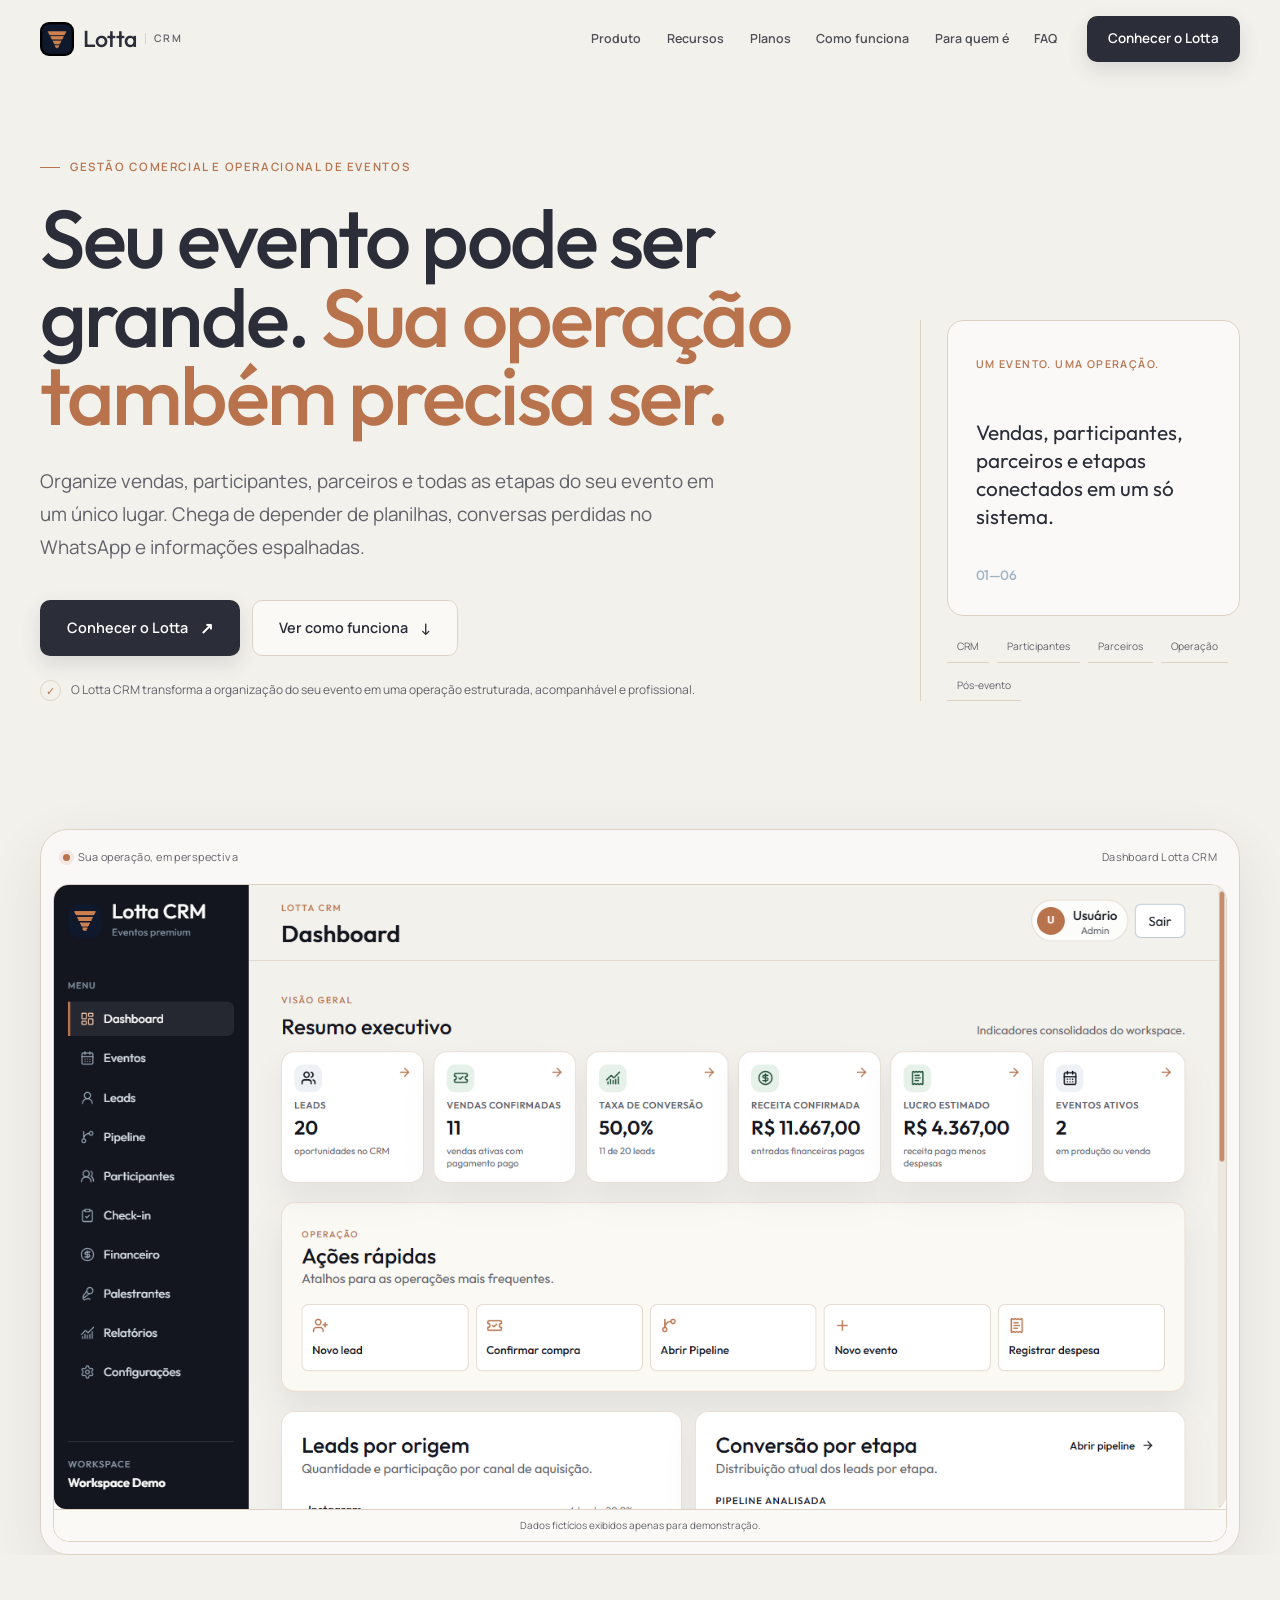
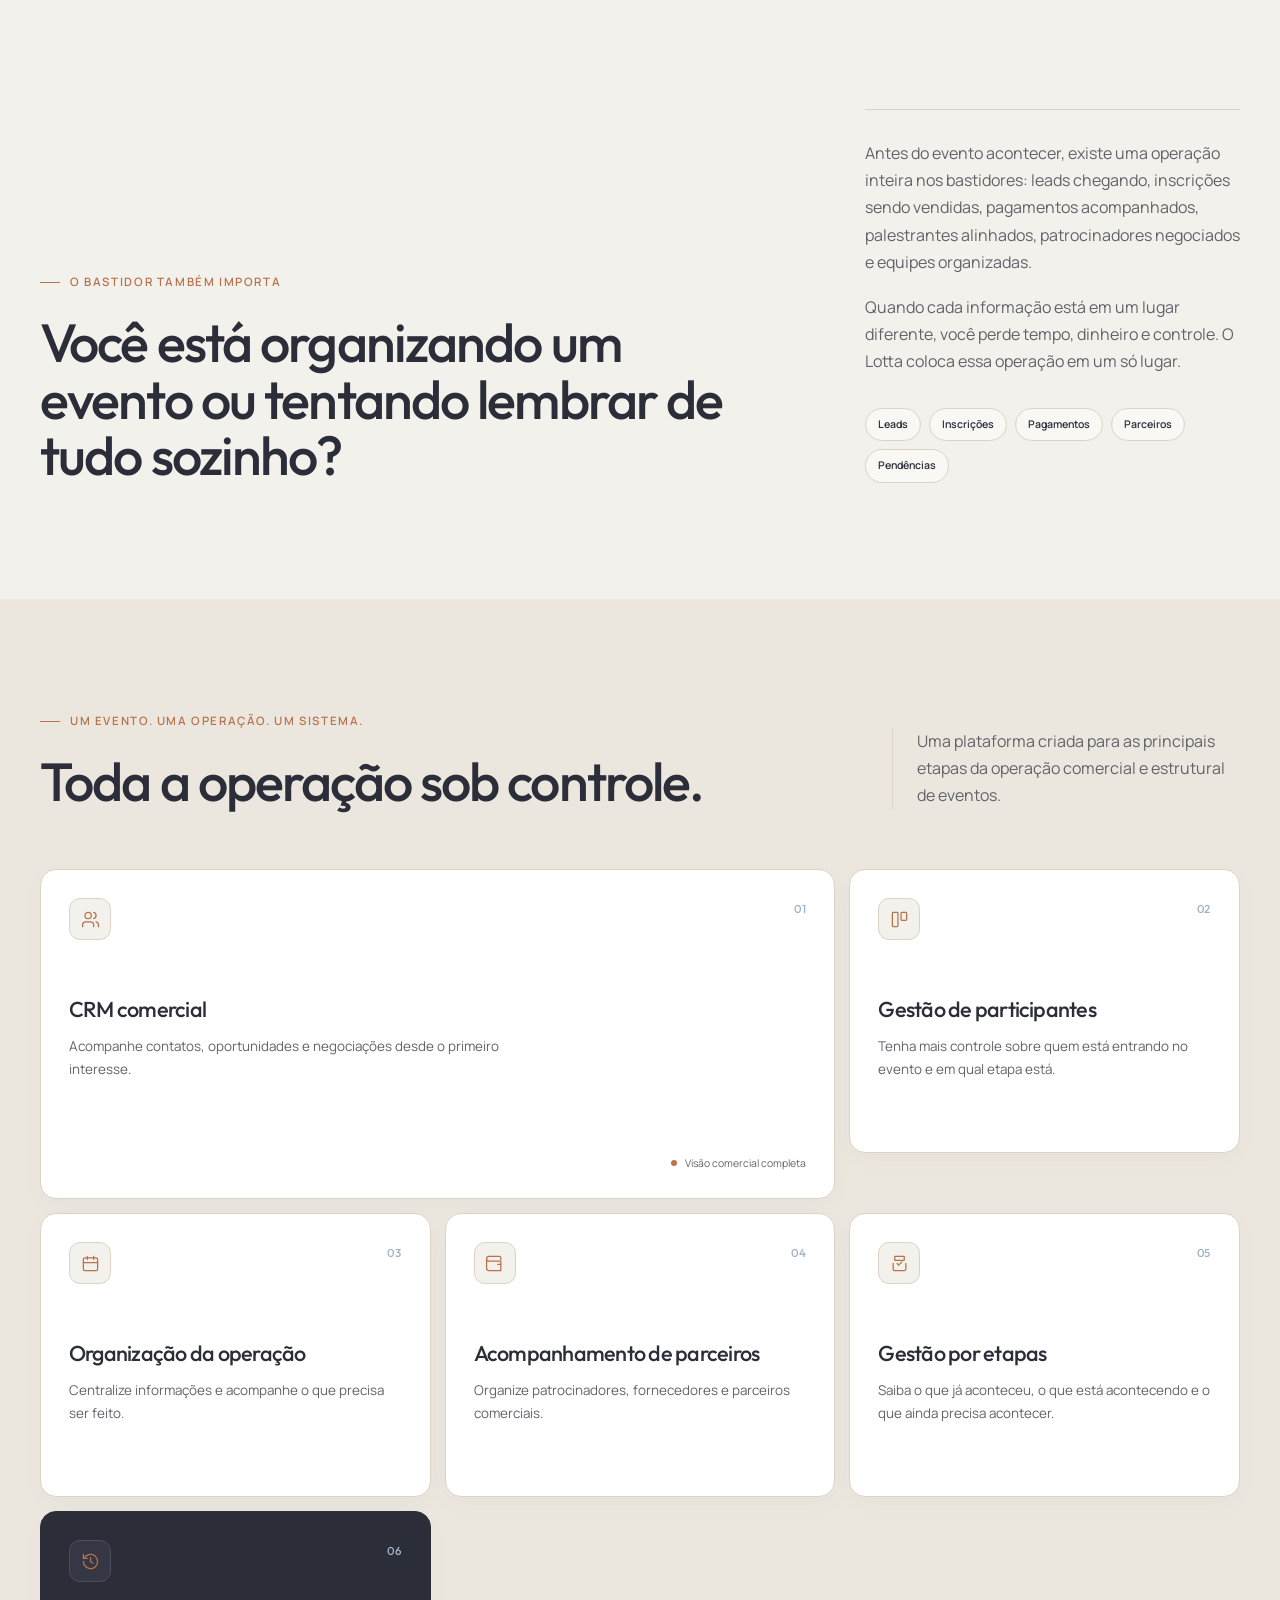
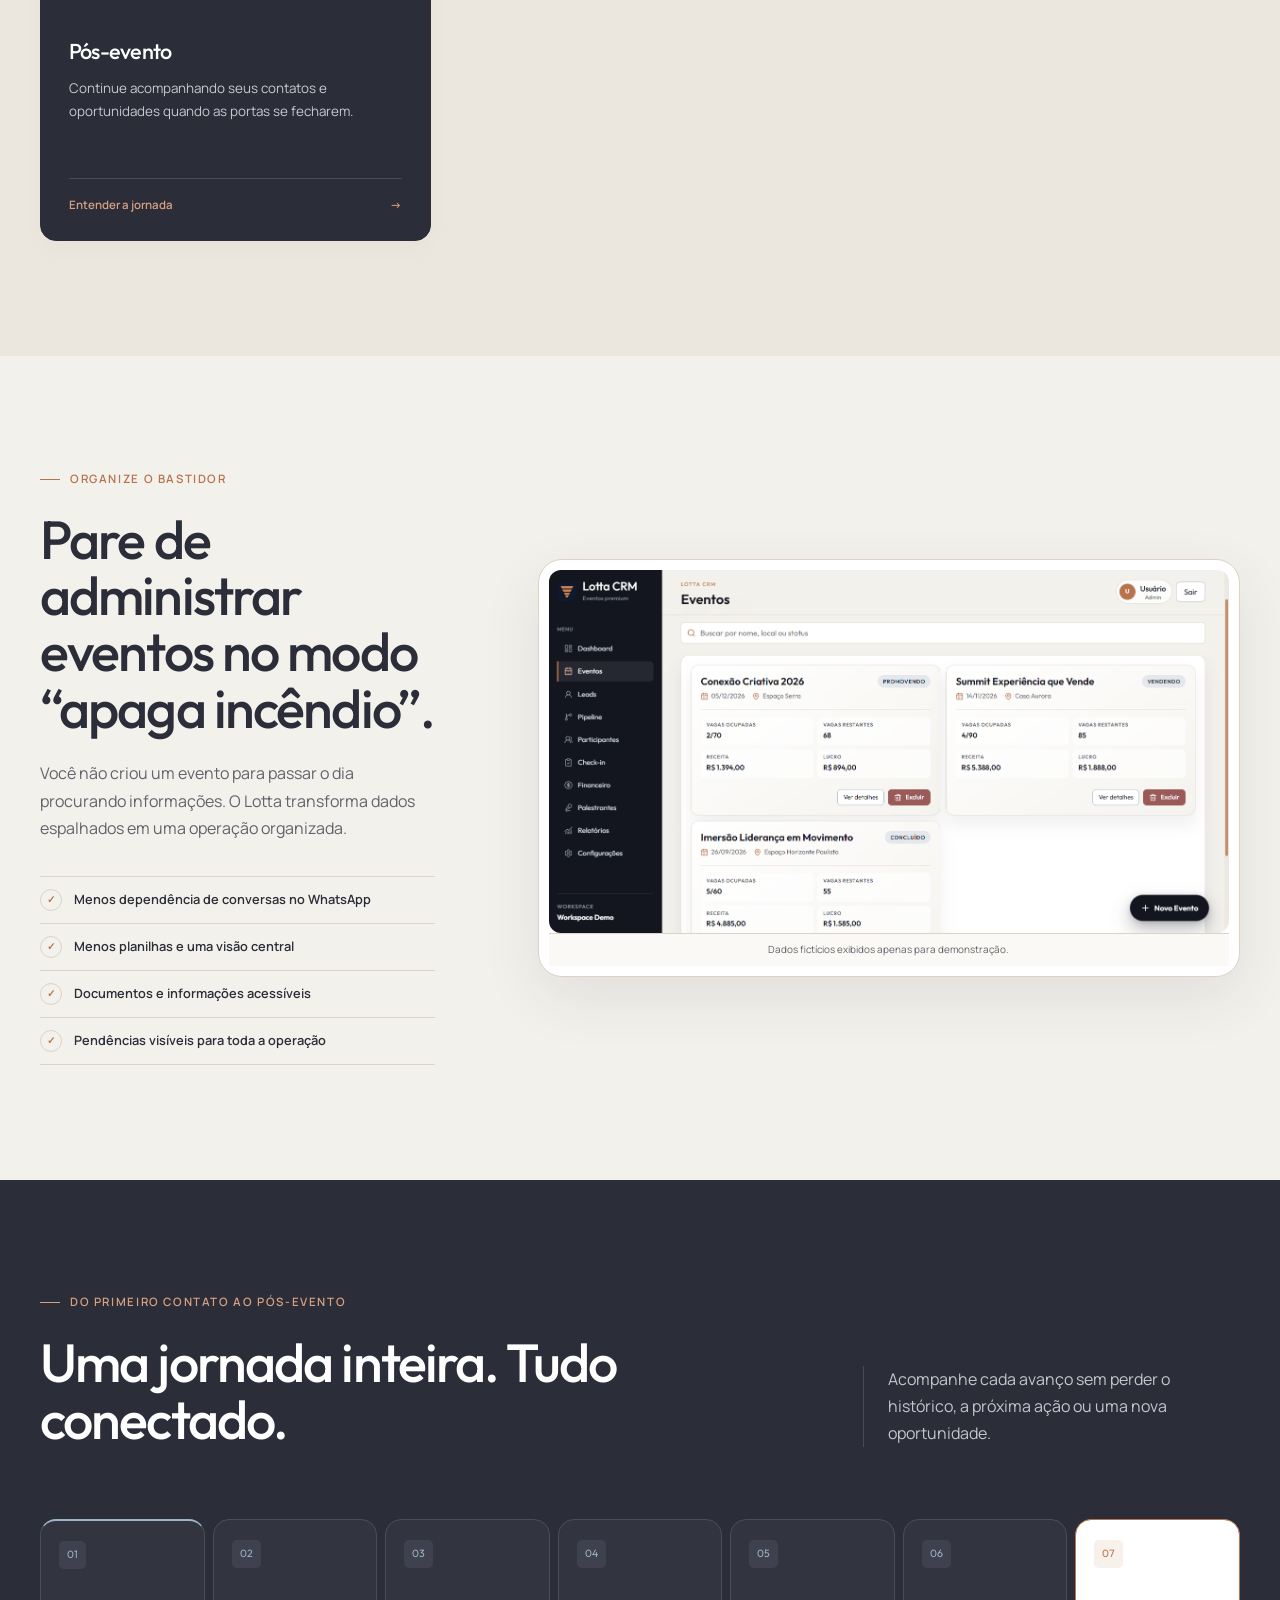
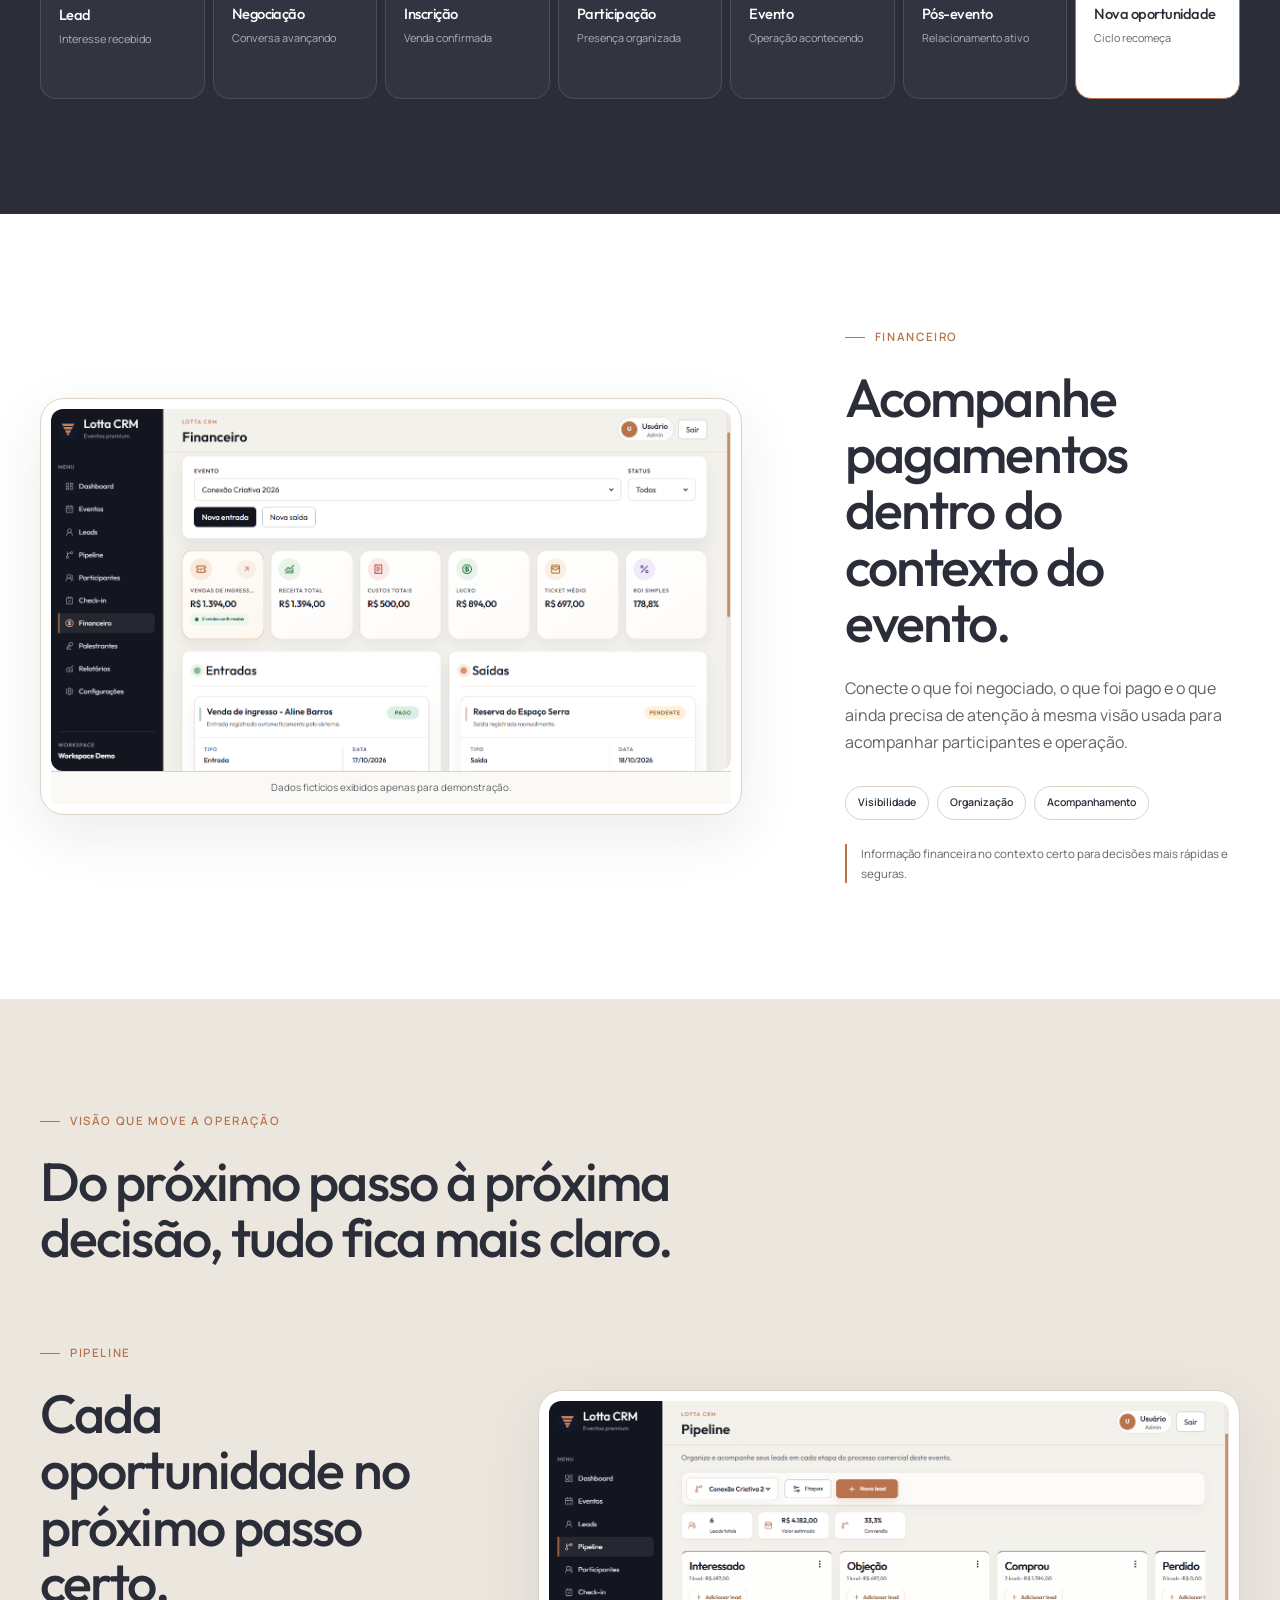
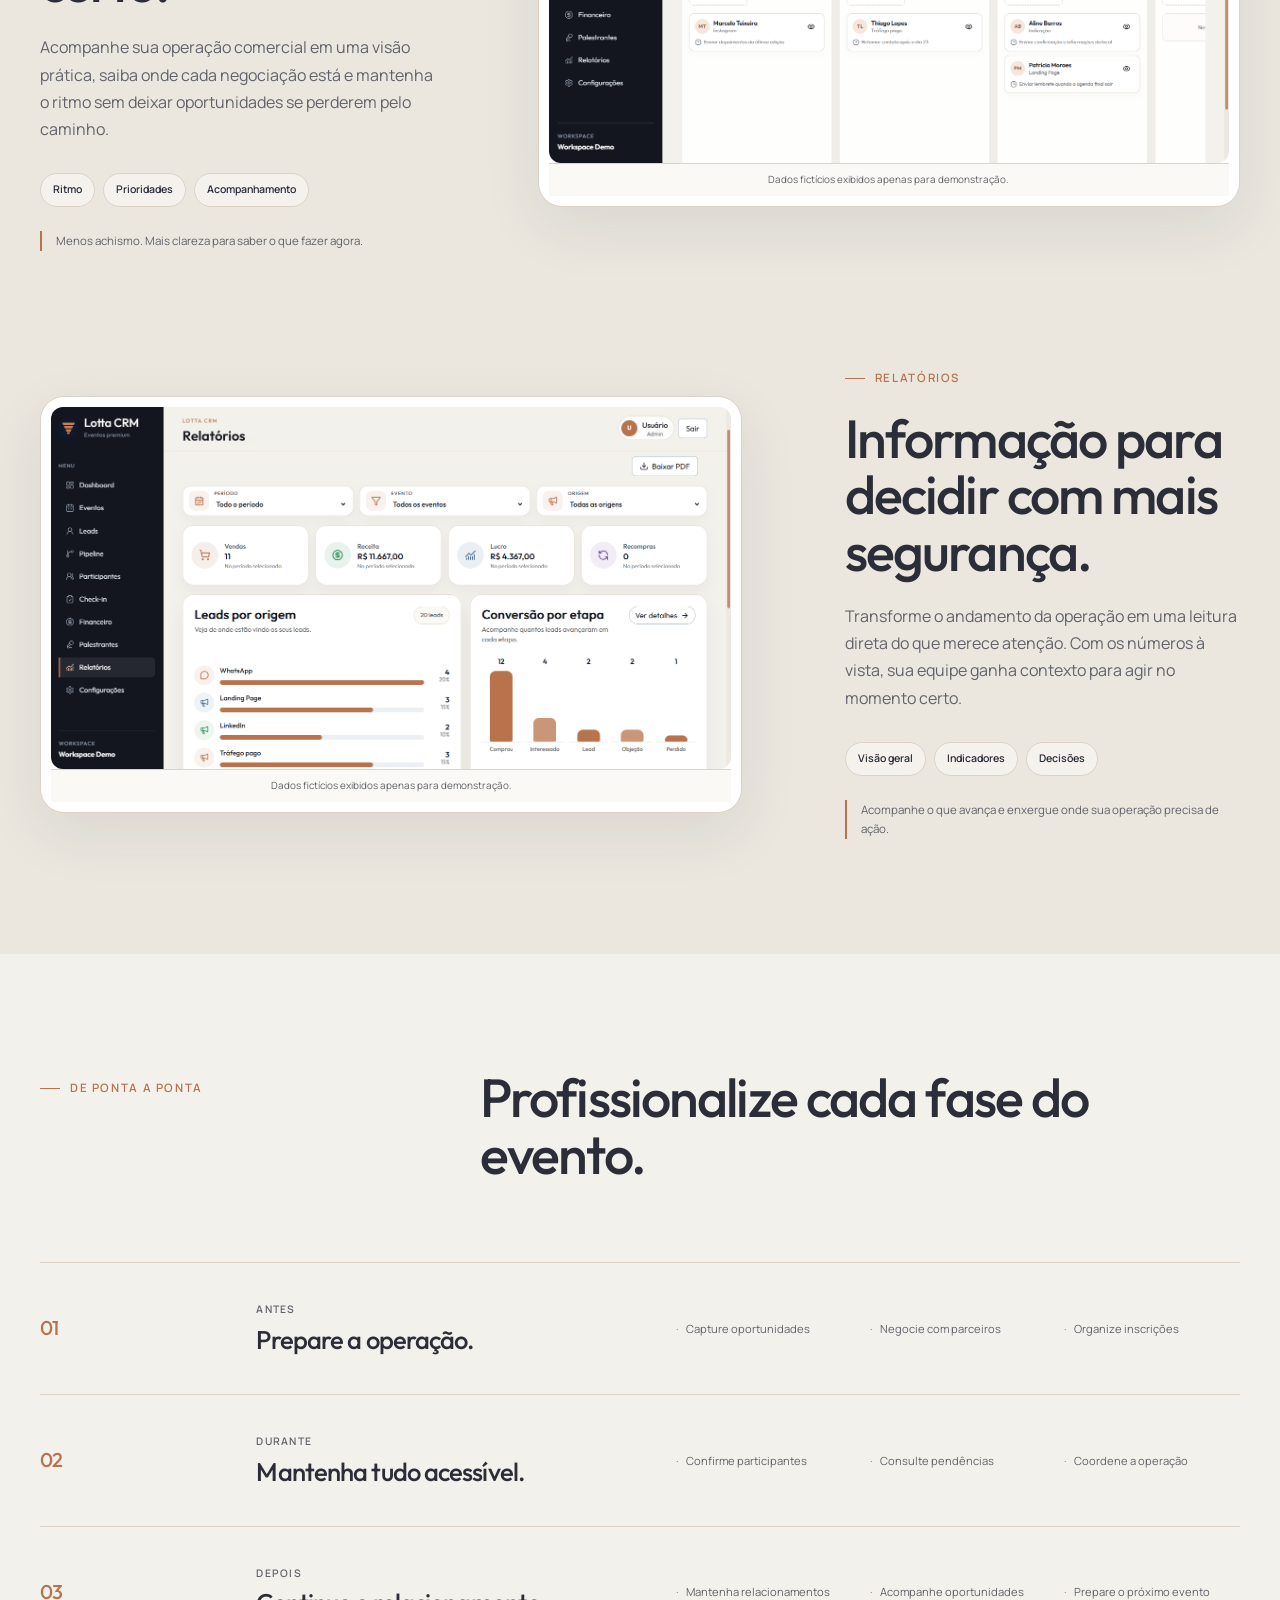
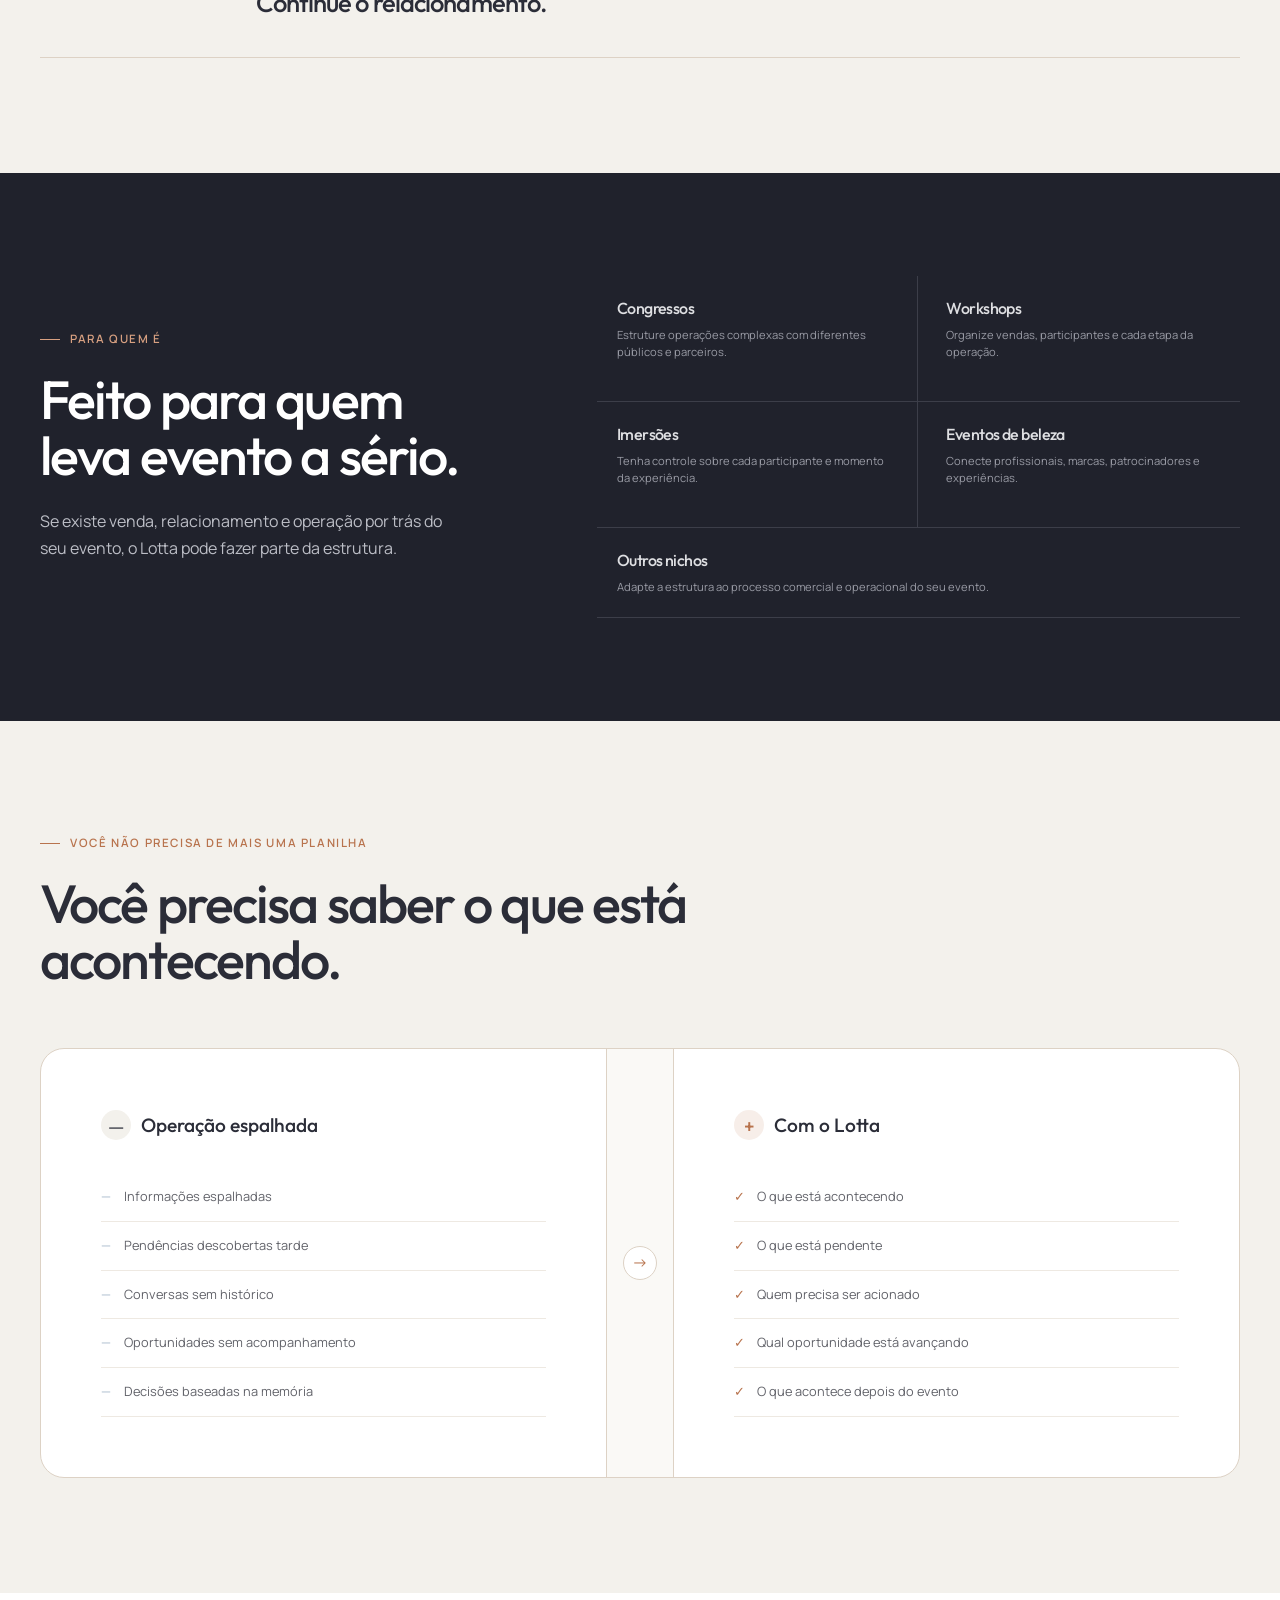
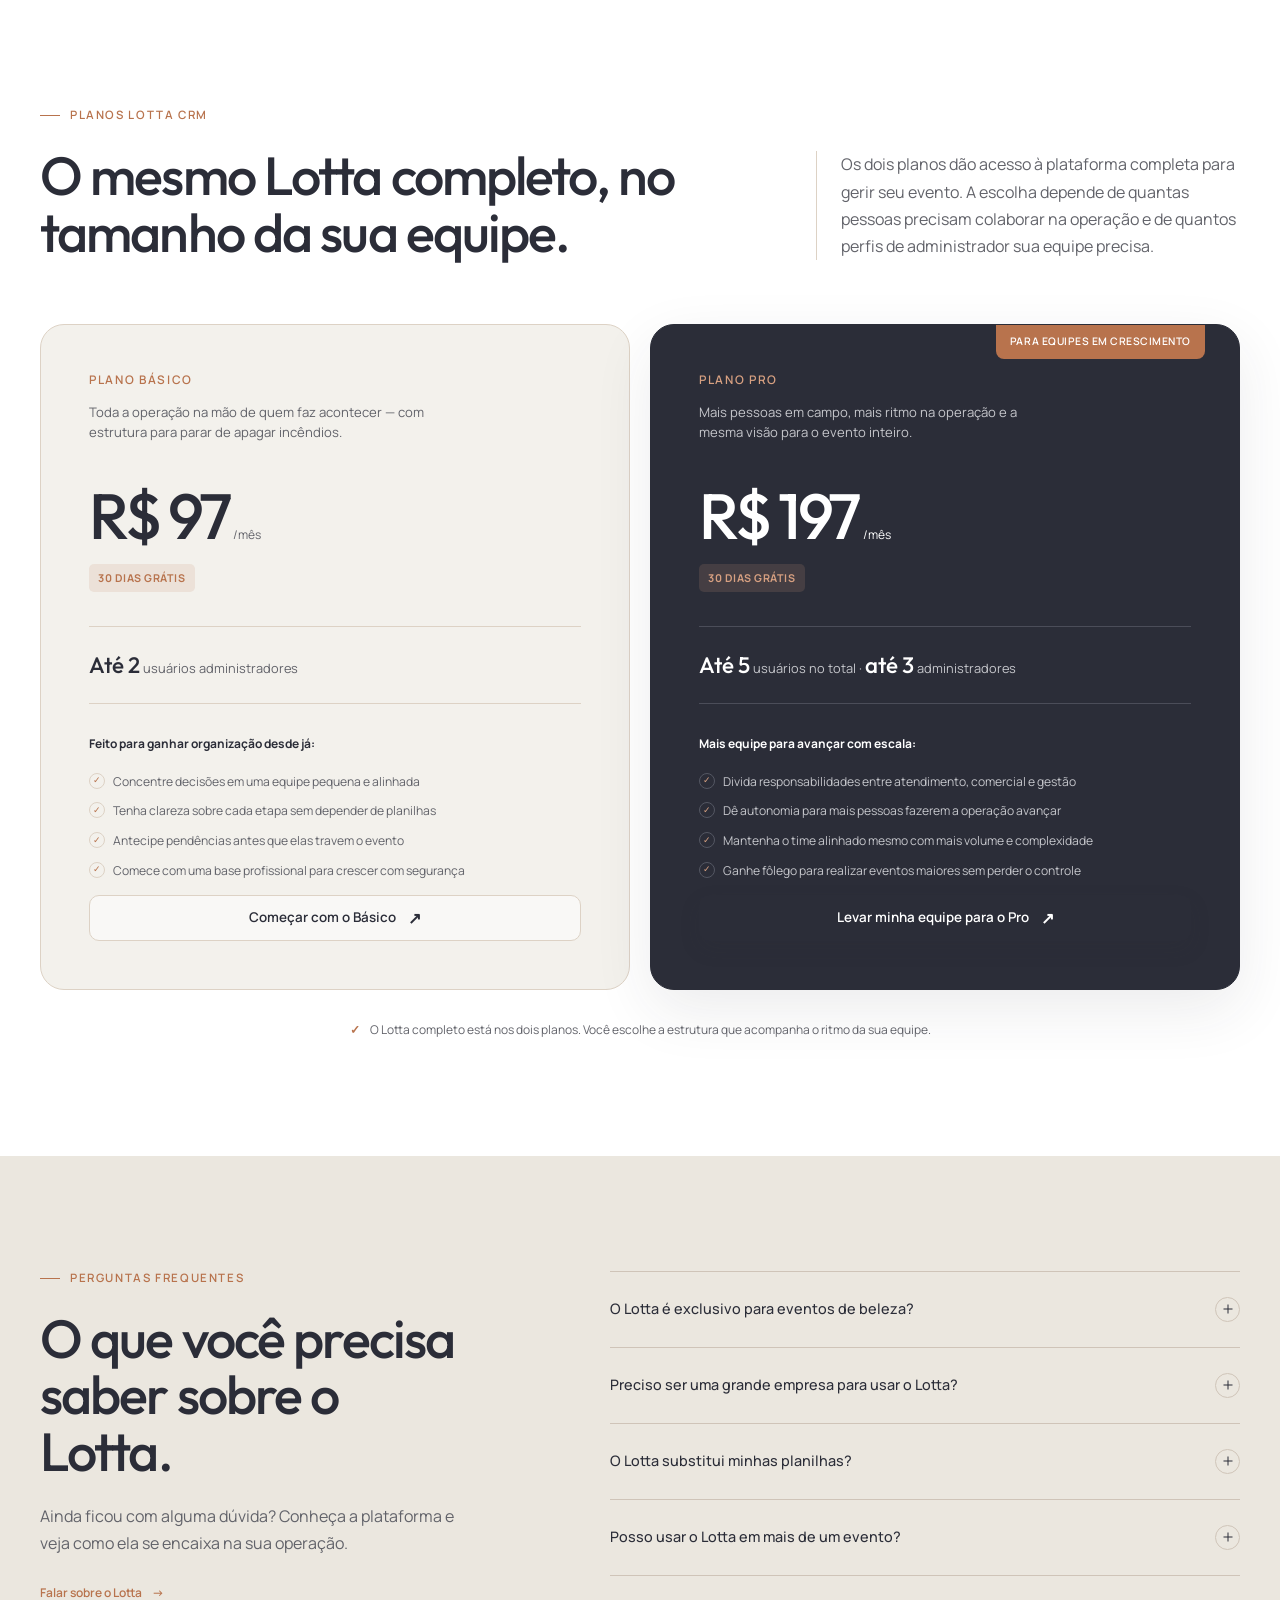
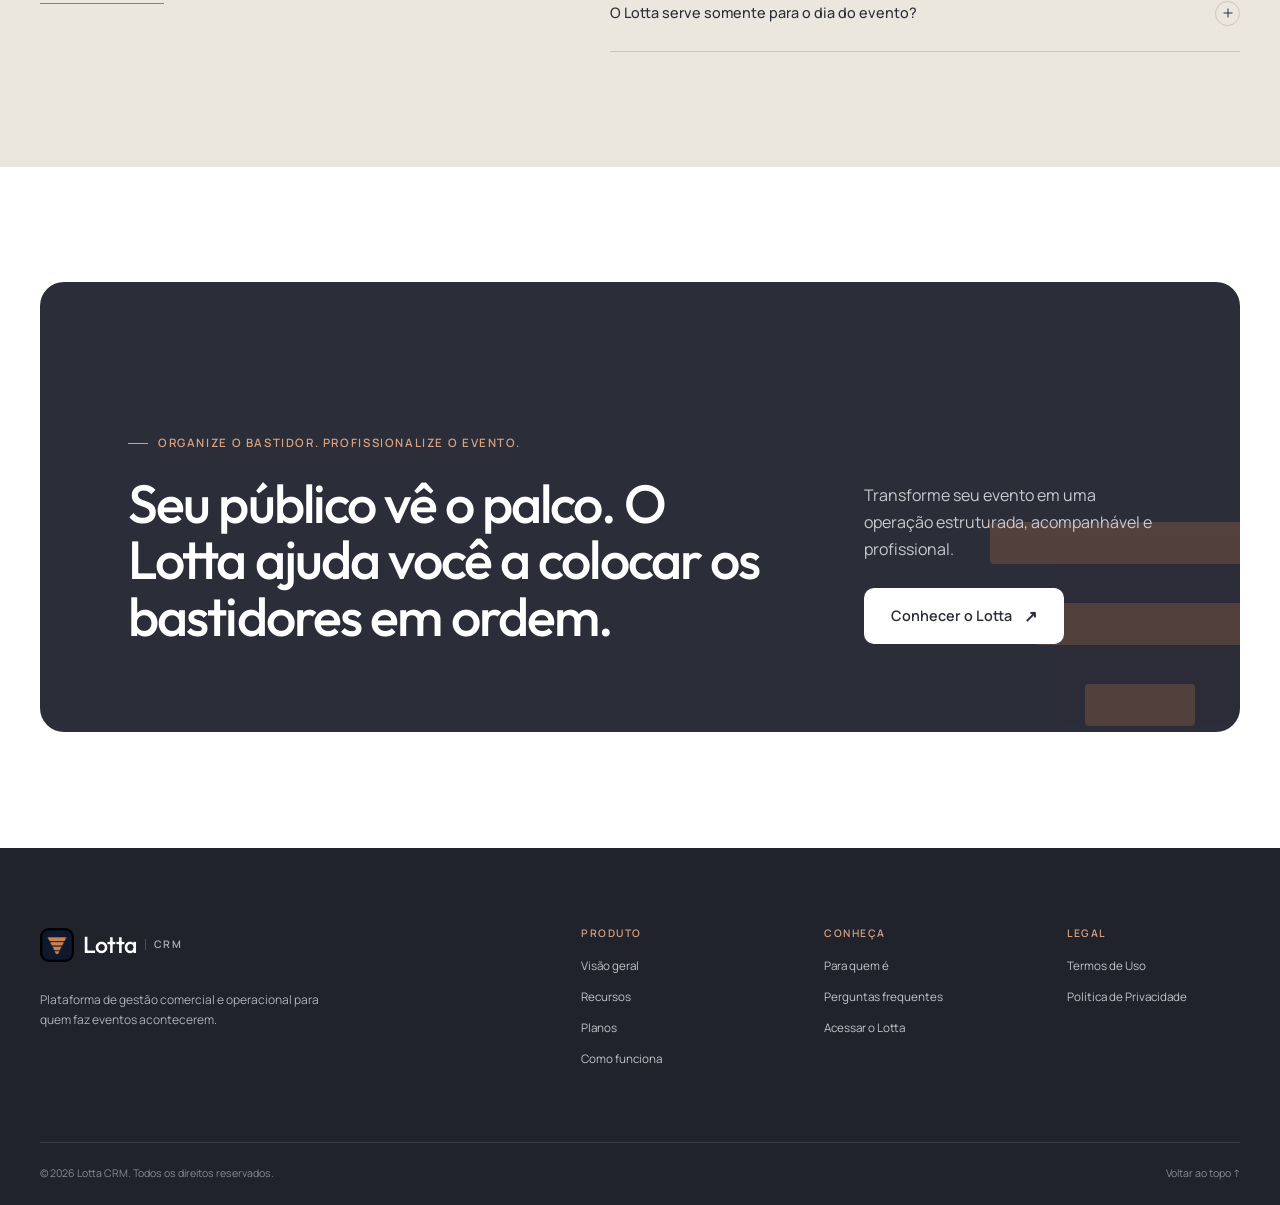
<file: index.html>
<!doctype html>
<html lang="pt-BR">
  <head>
    <meta charset="UTF-8" />
    <meta name="viewport" content="width=device-width, initial-scale=1.0" />
    <title>Lotta CRM | Plataforma de gestão comercial e operacional de eventos</title>
    <meta
      name="description"
      content="Organize vendas, participantes, parceiros e todas as etapas do seu evento em uma única plataforma de gestão comercial e operacional."
    />
    <meta name="theme-color" content="#2B2D38" />
    <meta property="og:type" content="website" />
    <meta property="og:title" content="Lotta CRM | Gestão comercial e operacional de eventos" />
    <meta
      property="og:description"
      content="Seu evento pode ser grande. Sua operação também precisa ser. Conheça o Lotta."
    />
    <meta property="og:url" content="https://lottacrm.com.br/" />
    <meta property="og:image" content="https://lottacrm.com.br/icons/favicon-e-iconPrincipal.png" />
    <link rel="canonical" href="https://lottacrm.com.br/" />
    <link rel="icon" type="image/png" sizes="32x32" href="icons/favicon-32x32.png" />
    <link rel="icon" type="image/png" sizes="16x16" href="icons/favicon-16x16.png" />
    <link rel="apple-touch-icon" href="icons/apple-touch-icon.png" />
    <link rel="preconnect" href="https://fonts.googleapis.com" />
    <link rel="preconnect" href="https://fonts.gstatic.com" crossorigin />
    <link
      href="https://fonts.googleapis.com/css2?family=Manrope:wght@400;500;600&amp;family=Outfit:wght@400;500;600&amp;display=swap"
      rel="stylesheet"
    />
    <link rel="stylesheet" href="css/style.css" />
    <script src="js/main.js" defer></script>
  </head>
  <body>
    <a class="skip-link" href="#conteudo">Pular para o conteúdo</a>

    <header class="site-header" id="inicio">
      <div class="container header-inner">
        <a class="brand" href="#inicio" aria-label="Lotta CRM — início">
          <img src="icons/apple-touch-icon.png" alt="" width="40" height="40" />
          <span class="brand-name">Lotta</span>
          <span class="brand-product">CRM</span>
        </a>

        <button
          class="menu-toggle"
          type="button"
          aria-expanded="false"
          aria-controls="primary-navigation"
          aria-label="Abrir menu"
        >
          <span></span><span></span><span></span>
        </button>

        <nav class="primary-nav" id="primary-navigation" aria-label="Navegação principal">
          <a href="#produto">Produto</a>
          <a href="#recursos">Recursos</a>
          <a href="#planos">Planos</a>
          <a href="#como-funciona">Como funciona</a>
          <a href="#para-quem">Para quem é</a>
          <a href="#faq">FAQ</a>
          <a class="btn btn-primary nav-cta" href="https://app.lottacrm.com.br/" data-primary-cta>Conhecer o Lotta</a>
        </nav>
      </div>
    </header>

    <main id="conteudo">
      <section class="hero section" aria-labelledby="hero-title">
        <div class="container hero-grid">
          <div class="hero-copy reveal">
            <p class="eyebrow"><span></span>Gestão comercial e operacional de eventos</p>
            <h1 id="hero-title">Seu evento pode ser grande. <em>Sua operação também precisa ser.</em></h1>
            <p class="hero-lead">
              Organize vendas, participantes, parceiros e todas as etapas do seu evento em um único lugar. Chega de
              depender de planilhas, conversas perdidas no WhatsApp e informações espalhadas.
            </p>
            <div class="hero-actions">
              <a class="btn btn-primary btn-lg" href="https://app.lottacrm.com.br/" data-primary-cta>Conhecer o Lotta <span aria-hidden="true">↗</span></a>
              <a class="btn btn-secondary btn-lg" href="#como-funciona">Ver como funciona <span aria-hidden="true">↓</span></a>
            </div>
            <p class="trust-line">
              <span class="trust-mark" aria-hidden="true">✓</span>
              O Lotta CRM transforma a organização do seu evento em uma operação estruturada, acompanhável e profissional.
            </p>
          </div>

          <div class="hero-aside reveal" aria-label="O Lotta reúne toda a operação do evento">
            <div class="orbit-card orbit-card-main">
              <span class="card-kicker">Um evento. Uma operação.</span>
              <p>Vendas, participantes, parceiros e etapas conectados em um só sistema.</p>
              <div class="orbit-index">01—06</div>
            </div>
            <div class="orbit-list" aria-hidden="true">
              <span>CRM</span><span>Participantes</span><span>Parceiros</span><span>Operação</span><span>Pós-evento</span>
            </div>
          </div>
        </div>

        <div class="container product-stage reveal">
          <div class="stage-caption">
            <p><span class="status-dot"></span> Sua operação, em perspectiva</p>
            <span>Dashboard Lotta CRM</span>
          </div>
          <figure class="product-frame product-frame-dashboard has-image" data-product-image>
            <img
              src="assets/screenshots/dashboard.png"
              alt="Dashboard do Lotta CRM com a visão geral da operação de eventos"
              width="1439"
              height="765"
              data-product-img
            />
            <div class="image-placeholder" data-image-placeholder>
              <img src="icons/favicon-e-iconPrincipal.png" alt="" width="72" height="72" />
              <p>Dashboard do Lotta CRM</p>
              <span>A captura real será exibida aqui automaticamente.</span>
              <code>assets/screenshots/dashboard.png</code>
            </div>
            <figcaption class="product-disclaimer">Dados fictícios exibidos apenas para demonstração.</figcaption>
          </figure>
        </div>
      </section>

      <section class="context section" id="produto" aria-labelledby="context-title">
        <div class="container context-grid">
          <div class="section-heading reveal">
            <p class="eyebrow"><span></span>O bastidor também importa</p>
            <h2 id="context-title">Você está organizando um evento ou tentando lembrar de tudo sozinho?</h2>
          </div>
          <div class="context-copy reveal">
            <p>
              Antes do evento acontecer, existe uma operação inteira nos bastidores: leads chegando, inscrições sendo
              vendidas, pagamentos acompanhados, palestrantes alinhados, patrocinadores negociados e equipes organizadas.
            </p>
            <p>
              Quando cada informação está em um lugar diferente, você perde tempo, dinheiro e controle. O Lotta coloca
              essa operação em um só lugar.
            </p>
            <div class="scattered-tools" aria-label="Informações que o Lotta ajuda a centralizar">
              <span>Leads</span><span>Inscrições</span><span>Pagamentos</span><span>Parceiros</span><span>Pendências</span>
            </div>
          </div>
        </div>
      </section>

      <section class="benefits section" id="recursos" aria-labelledby="benefits-title">
        <div class="container">
          <div class="section-intro reveal">
            <div>
              <p class="eyebrow"><span></span>Um evento. Uma operação. Um sistema.</p>
              <h2 id="benefits-title">Toda a operação sob controle.</h2>
            </div>
            <p>Uma plataforma criada para as principais etapas da operação comercial e estrutural de eventos.</p>
          </div>

          <div class="benefit-grid">
            <article class="feature-card feature-card-wide reveal">
              <div class="feature-icon" aria-hidden="true">
                <svg viewBox="0 0 24 24"><path d="M16 21v-2a4 4 0 0 0-4-4H6a4 4 0 0 0-4 4v2"/><circle cx="9" cy="7" r="4"/><path d="M22 21v-2a4 4 0 0 0-3-3.87M16 3.13a4 4 0 0 1 0 7.75"/></svg>
              </div>
              <span class="feature-number">01</span>
              <h3>CRM comercial</h3>
              <p>Acompanhe contatos, oportunidades e negociações desde o primeiro interesse.</p>
              <div class="feature-note"><span></span>Visão comercial completa</div>
            </article>

            <article class="feature-card reveal">
              <div class="feature-icon" aria-hidden="true">
                <svg viewBox="0 0 24 24"><rect x="3" y="3" width="7" height="18" rx="1"/><rect x="14" y="3" width="7" height="10" rx="1"/></svg>
              </div>
              <span class="feature-number">02</span>
              <h3>Gestão de participantes</h3>
              <p>Tenha mais controle sobre quem está entrando no evento e em qual etapa está.</p>
            </article>

            <article class="feature-card reveal">
              <div class="feature-icon" aria-hidden="true">
                <svg viewBox="0 0 24 24"><rect x="3" y="5" width="18" height="16" rx="2"/><path d="M16 3v4M8 3v4M3 11h18"/></svg>
              </div>
              <span class="feature-number">03</span>
              <h3>Organização da operação</h3>
              <p>Centralize informações e acompanhe o que precisa ser feito.</p>
            </article>

            <article class="feature-card reveal">
              <div class="feature-icon" aria-hidden="true">
                <svg viewBox="0 0 24 24"><path d="M20 7V5a2 2 0 0 0-2-2H5a3 3 0 0 0 0 6h15v12H5a3 3 0 0 1-3-3V6"/><path d="M16 13h4"/></svg>
              </div>
              <span class="feature-number">04</span>
              <h3>Acompanhamento de parceiros</h3>
              <p>Organize patrocinadores, fornecedores e parceiros comerciais.</p>
            </article>

            <article class="feature-card reveal">
              <div class="feature-icon" aria-hidden="true">
                <svg viewBox="0 0 24 24"><path d="M20 12v7a2 2 0 0 1-2 2H6a2 2 0 0 1-2-2v-7"/><path d="m9 12 2 2 4-4M6 3h12v5H6z"/></svg>
              </div>
              <span class="feature-number">05</span>
              <h3>Gestão por etapas</h3>
              <p>Saiba o que já aconteceu, o que está acontecendo e o que ainda precisa acontecer.</p>
            </article>

            <article class="feature-card feature-card-dark reveal">
              <div class="feature-icon" aria-hidden="true">
                <svg viewBox="0 0 24 24"><path d="M3 12a9 9 0 1 0 3-6.7L3 8"/><path d="M3 3v5h5M12 7v5l3 2"/></svg>
              </div>
              <span class="feature-number">06</span>
              <h3>Pós-evento</h3>
              <p>Continue acompanhando seus contatos e oportunidades quando as portas se fecharem.</p>
              <a href="#como-funciona">Entender a jornada <span aria-hidden="true">→</span></a>
            </article>
          </div>
        </div>
      </section>

      <section class="product-detail section" aria-labelledby="events-title">
        <div class="container split-layout">
          <div class="split-copy reveal">
            <p class="eyebrow"><span></span>Organize o bastidor</p>
            <h2 id="events-title">Pare de administrar eventos no modo “apaga incêndio”.</h2>
            <p>
              Você não criou um evento para passar o dia procurando informações. O Lotta transforma dados espalhados em
              uma operação organizada.
            </p>
            <ul class="check-list">
              <li><span>✓</span>Menos dependência de conversas no WhatsApp</li>
              <li><span>✓</span>Menos planilhas e uma visão central</li>
              <li><span>✓</span>Documentos e informações acessíveis</li>
              <li><span>✓</span>Pendências visíveis para toda a operação</li>
            </ul>
          </div>
          <figure class="product-frame product-frame-detail has-image reveal" data-product-image>
            <img
              src="assets/screenshots/eventos.png"
              alt="Página de eventos do Lotta CRM"
              width="1439"
              height="768"
              loading="lazy"
              data-product-img
            />
            <div class="image-placeholder compact" data-image-placeholder>
              <img src="icons/favicon-e-iconPrincipal.png" alt="" width="58" height="58" />
              <p>Página de Eventos</p>
              <span>Espaço preparado para a captura real.</span>
              <code>assets/screenshots/eventos.png</code>
            </div>
            <figcaption class="product-disclaimer">Dados fictícios exibidos apenas para demonstração.</figcaption>
          </figure>
        </div>
      </section>

      <section class="pipeline section" id="como-funciona" aria-labelledby="pipeline-title">
        <div class="container">
          <div class="pipeline-header reveal">
            <div>
              <p class="eyebrow eyebrow-light"><span></span>Do primeiro contato ao pós-evento</p>
              <h2 id="pipeline-title">Uma jornada inteira. Tudo conectado.</h2>
            </div>
            <p>Acompanhe cada avanço sem perder o histórico, a próxima ação ou uma nova oportunidade.</p>
          </div>

          <div class="pipeline-flow reveal" aria-label="Etapas do fluxo comercial">
            <article class="pipeline-step is-active"><span>01</span><h3>Lead</h3><p>Interesse recebido</p></article>
            <article class="pipeline-step"><span>02</span><h3>Negociação</h3><p>Conversa avançando</p></article>
            <article class="pipeline-step"><span>03</span><h3>Inscrição</h3><p>Venda confirmada</p></article>
            <article class="pipeline-step"><span>04</span><h3>Participação</h3><p>Presença organizada</p></article>
            <article class="pipeline-step"><span>05</span><h3>Evento</h3><p>Operação acontecendo</p></article>
            <article class="pipeline-step"><span>06</span><h3>Pós-evento</h3><p>Relacionamento ativo</p></article>
            <article class="pipeline-step is-done"><span>07</span><h3>Nova oportunidade</h3><p>Ciclo recomeça</p></article>
          </div>
        </div>
      </section>

      <section class="product-detail finance section" aria-labelledby="finance-title">
        <div class="container split-layout split-layout-reverse">
          <figure class="product-frame product-frame-detail has-image reveal" data-product-image>
            <img
              src="assets/screenshots/financeiro.png"
              alt="Página financeira do Lotta CRM"
              width="1437"
              height="764"
              loading="lazy"
              data-product-img
            />
            <div class="image-placeholder compact" data-image-placeholder>
              <img src="icons/favicon-e-iconPrincipal.png" alt="" width="58" height="58" />
              <p>Página Financeira</p>
              <span>Espaço preparado para a captura real.</span>
              <code>assets/screenshots/financeiro.png</code>
            </div>
            <figcaption class="product-disclaimer">Dados fictícios exibidos apenas para demonstração.</figcaption>
          </figure>
          <div class="split-copy reveal">
            <p class="eyebrow"><span></span>Financeiro</p>
            <h2 id="finance-title">Acompanhe pagamentos dentro do contexto do evento.</h2>
            <p>
              Conecte o que foi negociado, o que foi pago e o que ainda precisa de atenção à mesma visão usada para
              acompanhar participantes e operação.
            </p>
            <div class="inline-benefits">
              <span>Visibilidade</span><span>Organização</span><span>Acompanhamento</span>
            </div>
            <p class="fine-note">Informação financeira no contexto certo para decisões mais rápidas e seguras.</p>
          </div>
        </div>
      </section>

      <section class="workspace section" aria-labelledby="workspace-title">
        <div class="container">
          <div class="workspace-intro reveal">
            <p class="eyebrow"><span></span>Visão que move a operação</p>
            <h2 id="workspace-title">Do próximo passo à próxima decisão, tudo fica mais claro.</h2>
          </div>

          <div class="split-layout workspace-showcase">
            <div class="split-copy reveal">
              <p class="eyebrow"><span></span>Pipeline</p>
              <h2>Cada oportunidade no próximo passo certo.</h2>
              <p>
                Acompanhe sua operação comercial em uma visão prática, saiba onde cada negociação está e mantenha o ritmo
                sem deixar oportunidades se perderem pelo caminho.
              </p>
              <div class="inline-benefits">
                <span>Ritmo</span><span>Prioridades</span><span>Acompanhamento</span>
              </div>
              <p class="fine-note">Menos achismo. Mais clareza para saber o que fazer agora.</p>
            </div>
            <figure class="product-frame product-frame-detail has-image reveal" data-product-image>
              <img
                src="assets/screenshots/pipeline.png"
                alt="Pipeline comercial do Lotta CRM"
                width="1440"
                height="767"
                loading="lazy"
                data-product-img
              />
              <div class="image-placeholder compact" data-image-placeholder>
                <img src="icons/favicon-e-iconPrincipal.png" alt="" width="58" height="58" />
                <p>Pipeline comercial</p>
                <span>Espaço preparado para a captura real.</span>
                <code>assets/screenshots/pipeline.png</code>
              </div>
              <figcaption class="product-disclaimer">Dados fictícios exibidos apenas para demonstração.</figcaption>
            </figure>
          </div>

          <div class="split-layout split-layout-reverse workspace-showcase">
            <figure class="product-frame product-frame-detail has-image reveal" data-product-image>
              <img
                src="assets/screenshots/relatorios.png"
                alt="Área de relatórios do Lotta CRM"
                width="1438"
                height="765"
                loading="lazy"
                data-product-img
              />
              <div class="image-placeholder compact" data-image-placeholder>
                <img src="icons/favicon-e-iconPrincipal.png" alt="" width="58" height="58" />
                <p>Área de Relatórios</p>
                <span>Espaço preparado para a captura real.</span>
                <code>assets/screenshots/relatorios.png</code>
              </div>
              <figcaption class="product-disclaimer">Dados fictícios exibidos apenas para demonstração.</figcaption>
            </figure>
            <div class="split-copy reveal">
              <p class="eyebrow"><span></span>Relatórios</p>
              <h2>Informação para decidir com mais segurança.</h2>
              <p>
                Transforme o andamento da operação em uma leitura direta do que merece atenção. Com os números à vista,
                sua equipe ganha contexto para agir no momento certo.
              </p>
              <div class="inline-benefits">
                <span>Visão geral</span><span>Indicadores</span><span>Decisões</span>
              </div>
              <p class="fine-note">Acompanhe o que avança e enxergue onde sua operação precisa de ação.</p>
            </div>
          </div>
        </div>
      </section>

      <section class="journey section" aria-labelledby="journey-title">
        <div class="container">
          <div class="journey-heading reveal">
            <p class="eyebrow"><span></span>De ponta a ponta</p>
            <h2 id="journey-title">Profissionalize cada fase do evento.</h2>
          </div>
          <div class="journey-grid">
            <article class="journey-step reveal">
              <div class="journey-number">01</div>
              <div><p class="journey-label">Antes</p><h3>Prepare a operação.</h3></div>
              <ul><li>Capture oportunidades</li><li>Negocie com parceiros</li><li>Organize inscrições</li></ul>
            </article>
            <article class="journey-step reveal">
              <div class="journey-number">02</div>
              <div><p class="journey-label">Durante</p><h3>Mantenha tudo acessível.</h3></div>
              <ul><li>Confirme participantes</li><li>Consulte pendências</li><li>Coordene a operação</li></ul>
            </article>
            <article class="journey-step reveal">
              <div class="journey-number">03</div>
              <div><p class="journey-label">Depois</p><h3>Continue o relacionamento.</h3></div>
              <ul><li>Mantenha relacionamentos</li><li>Acompanhe oportunidades</li><li>Prepare o próximo evento</li></ul>
            </article>
          </div>
        </div>
      </section>

      <section class="audience section" id="para-quem" aria-labelledby="audience-title">
        <div class="container audience-grid">
          <div class="audience-copy reveal">
            <p class="eyebrow eyebrow-light"><span></span>Para quem é</p>
            <h2 id="audience-title">Feito para quem leva evento a sério.</h2>
            <p>
              Se existe venda, relacionamento e operação por trás do seu evento, o Lotta pode fazer parte da estrutura.
            </p>
          </div>
          <div class="audience-list audience-cases reveal">
            <article><h3>Congressos</h3><p>Estruture operações complexas com diferentes públicos e parceiros.</p></article>
            <article><h3>Workshops</h3><p>Organize vendas, participantes e cada etapa da operação.</p></article>
            <article><h3>Imersões</h3><p>Tenha controle sobre cada participante e momento da experiência.</p></article>
            <article><h3>Eventos de beleza</h3><p>Conecte profissionais, marcas, patrocinadores e experiências.</p></article>
            <article><h3>Outros nichos</h3><p>Adapte a estrutura ao processo comercial e operacional do seu evento.</p></article>
          </div>
        </div>
      </section>

      <section class="comparison section" aria-labelledby="comparison-title">
        <div class="container">
          <div class="comparison-heading reveal">
            <p class="eyebrow"><span></span>Você não precisa de mais uma planilha</p>
            <h2 id="comparison-title">Você precisa saber o que está acontecendo.</h2>
          </div>
          <div class="comparison-grid reveal">
            <article class="compare-side compare-before">
              <p class="compare-label"><span>—</span> Operação espalhada</p>
              <ul>
                <li>Informações espalhadas</li><li>Pendências descobertas tarde</li><li>Conversas sem histórico</li>
                <li>Oportunidades sem acompanhamento</li><li>Decisões baseadas na memória</li>
              </ul>
            </article>
            <div class="comparison-divider"><span aria-hidden="true">→</span></div>
            <article class="compare-side compare-after">
              <p class="compare-label"><span>+</span> Com o Lotta</p>
              <ul>
                <li>O que está acontecendo</li><li>O que está pendente</li><li>Quem precisa ser acionado</li>
                <li>Qual oportunidade está avançando</li><li>O que acontece depois do evento</li>
              </ul>
            </article>
          </div>
        </div>
      </section>

      <section class="plans section" id="planos" aria-labelledby="plans-title">
        <div class="container">
          <div class="plans-intro reveal">
            <div>
              <p class="eyebrow"><span></span>Planos Lotta CRM</p>
              <h2 id="plans-title">O mesmo Lotta completo, no tamanho da sua equipe.</h2>
            </div>
            <p>
              Os dois planos dão acesso à plataforma completa para gerir seu evento. A escolha depende de quantas pessoas
              precisam colaborar na operação e de quantos perfis de administrador sua equipe precisa.
            </p>
          </div>

          <div class="plans-grid">
            <article class="plan-card reveal" aria-labelledby="basic-plan-title">
              <div class="plan-card-heading">
                <h3 class="plan-label" id="basic-plan-title">Plano Básico</h3>
                <p class="plan-audience">Toda a operação na mão de quem faz acontecer — com estrutura para parar de apagar incêndios.</p>
                <p class="plan-price"><span>R$ 97</span> /mês</p>
                <p class="plan-trial">30 dias grátis</p>
              </div>
              <div class="plan-capacity" aria-label="Capacidade do plano básico">
                <p><strong>Até 2</strong> usuários administradores</p>
              </div>
              <div class="plan-includes">
                <p>Feito para ganhar organização desde já:</p>
                <ul>
                  <li>Concentre decisões em uma equipe pequena e alinhada</li>
                  <li>Tenha clareza sobre cada etapa sem depender de planilhas</li>
                  <li>Antecipe pendências antes que elas travem o evento</li>
                  <li>Comece com uma base profissional para crescer com segurança</li>
                </ul>
              </div>
              <a class="btn btn-secondary plan-button" href="https://app.lottacrm.com.br/" data-primary-cta>Começar com o Básico <span aria-hidden="true">↗</span></a>
            </article>

            <article class="plan-card plan-card-featured reveal" aria-labelledby="pro-plan-title">
              <div class="plan-badge">Para equipes em crescimento</div>
              <div class="plan-card-heading">
                <h3 class="plan-label" id="pro-plan-title">Plano Pro</h3>
                <p class="plan-audience">Mais pessoas em campo, mais ritmo na operação e a mesma visão para o evento inteiro.</p>
                <p class="plan-price"><span>R$ 197</span> /mês</p>
                <p class="plan-trial">30 dias grátis</p>
              </div>
              <div class="plan-capacity" aria-label="Capacidade do plano pro">
                <p><strong>Até 5</strong> usuários no total <span aria-hidden="true">·</span> <strong>até 3</strong> administradores</p>
              </div>
              <div class="plan-includes">
                <p>Mais equipe para avançar com escala:</p>
                <ul>
                  <li>Divida responsabilidades entre atendimento, comercial e gestão</li>
                  <li>Dê autonomia para mais pessoas fazerem a operação avançar</li>
                  <li>Mantenha o time alinhado mesmo com mais volume e complexidade</li>
                  <li>Ganhe fôlego para realizar eventos maiores sem perder o controle</li>
                </ul>
              </div>
              <a class="btn btn-primary plan-button" href="https://app.lottacrm.com.br/" data-primary-cta>Levar minha equipe para o Pro <span aria-hidden="true">↗</span></a>
            </article>
          </div>

          <p class="plans-note reveal"><span aria-hidden="true">✓</span> O Lotta completo está nos dois planos. Você escolhe a estrutura que acompanha o ritmo da sua equipe.</p>
        </div>
      </section>

      <section class="faq section" id="faq" aria-labelledby="faq-title">
        <div class="container faq-layout">
          <div class="faq-intro reveal">
            <p class="eyebrow"><span></span>Perguntas frequentes</p>
            <h2 id="faq-title">O que você precisa saber sobre o Lotta.</h2>
            <p>Ainda ficou com alguma dúvida? Conheça a plataforma e veja como ela se encaixa na sua operação.</p>
            <a class="text-link" href="https://app.lottacrm.com.br/" data-primary-cta>Falar sobre o Lotta <span aria-hidden="true">→</span></a>
          </div>
          <div class="accordion reveal">
            <article class="faq-item">
              <h3><button type="button" aria-expanded="false" aria-controls="faq-1"><span>O Lotta é exclusivo para eventos de beleza?</span><span class="faq-plus" aria-hidden="true"></span></button></h3>
              <div class="faq-answer" id="faq-1" hidden><p>Não. O Lotta nasceu com uma forte aplicação no mercado de beleza, mas sua estrutura pode ser utilizada por diferentes tipos de eventos e nichos.</p></div>
            </article>
            <article class="faq-item">
              <h3><button type="button" aria-expanded="false" aria-controls="faq-2"><span>Preciso ser uma grande empresa para usar o Lotta?</span><span class="faq-plus" aria-hidden="true"></span></button></h3>
              <div class="faq-answer" id="faq-2" hidden><p>Não. A plataforma foi pensada para ajudar desde organizadores que estão estruturando sua operação até empresas que já realizam eventos recorrentes.</p></div>
            </article>
            <article class="faq-item">
              <h3><button type="button" aria-expanded="false" aria-controls="faq-3"><span>O Lotta substitui minhas planilhas?</span><span class="faq-plus" aria-hidden="true"></span></button></h3>
              <div class="faq-answer" id="faq-3" hidden><p>A proposta é reduzir a dependência de informações espalhadas em planilhas e outros canais, centralizando a operação em um único sistema.</p></div>
            </article>
            <article class="faq-item">
              <h3><button type="button" aria-expanded="false" aria-controls="faq-4"><span>Posso usar o Lotta em mais de um evento?</span><span class="faq-plus" aria-hidden="true"></span></button></h3>
              <div class="faq-answer" id="faq-4" hidden><p>A estrutura permite organizar sua operação de acordo com seus eventos e processos. Consulte as condições do plano escolhido.</p></div>
            </article>
            <article class="faq-item">
              <h3><button type="button" aria-expanded="false" aria-controls="faq-5"><span>O Lotta serve somente para o dia do evento?</span><span class="faq-plus" aria-hidden="true"></span></button></h3>
              <div class="faq-answer" id="faq-5" hidden><p>Não. O Lotta acompanha toda a jornada: antes, durante e depois do evento, conectando o CRM comercial à operação.</p></div>
            </article>
          </div>
        </div>
      </section>

      <section class="final-cta section" id="contato" aria-labelledby="cta-title">
        <div class="container cta-panel reveal">
          <div class="cta-decoration" aria-hidden="true"><span></span><span></span><span></span></div>
          <div>
            <p class="eyebrow eyebrow-light"><span></span>Organize o bastidor. Profissionalize o evento.</p>
            <h2 id="cta-title">Seu público vê o palco. O Lotta ajuda você a colocar os bastidores em ordem.</h2>
          </div>
          <div class="cta-action">
            <p>Transforme seu evento em uma operação estruturada, acompanhável e profissional.</p>
            <a class="btn btn-light btn-lg" href="https://app.lottacrm.com.br/" data-primary-cta>Conhecer o Lotta <span aria-hidden="true">↗</span></a>
          </div>
        </div>
      </section>
    </main>

    <footer class="site-footer">
      <div class="container footer-grid">
        <div class="footer-brand">
          <a class="brand brand-light" href="#inicio" aria-label="Lotta CRM — início">
            <img src="icons/apple-touch-icon.png" alt="" width="40" height="40" />
            <span class="brand-name">Lotta</span><span class="brand-product">CRM</span>
          </a>
          <p>Plataforma de gestão comercial e operacional para quem faz eventos acontecerem.</p>
        </div>
        <div class="footer-column"><h2>Produto</h2><a href="#produto">Visão geral</a><a href="#recursos">Recursos</a><a href="#planos">Planos</a><a href="#como-funciona">Como funciona</a></div>
        <div class="footer-column"><h2>Conheça</h2><a href="#para-quem">Para quem é</a><a href="#faq">Perguntas frequentes</a><a href="https://app.lottacrm.com.br/">Acessar o Lotta</a></div>
        <div class="footer-column"><h2>Legal</h2><a href="termos-de-uso.html">Termos de Uso</a><a href="politica-de-privacidade.html">Política de Privacidade</a></div>
      </div>
      <div class="container footer-bottom"><p>© 2026 Lotta CRM. Todos os direitos reservados.</p><a href="#inicio">Voltar ao topo <span aria-hidden="true">↑</span></a></div>
    </footer>
  </body>
</html>
</file>
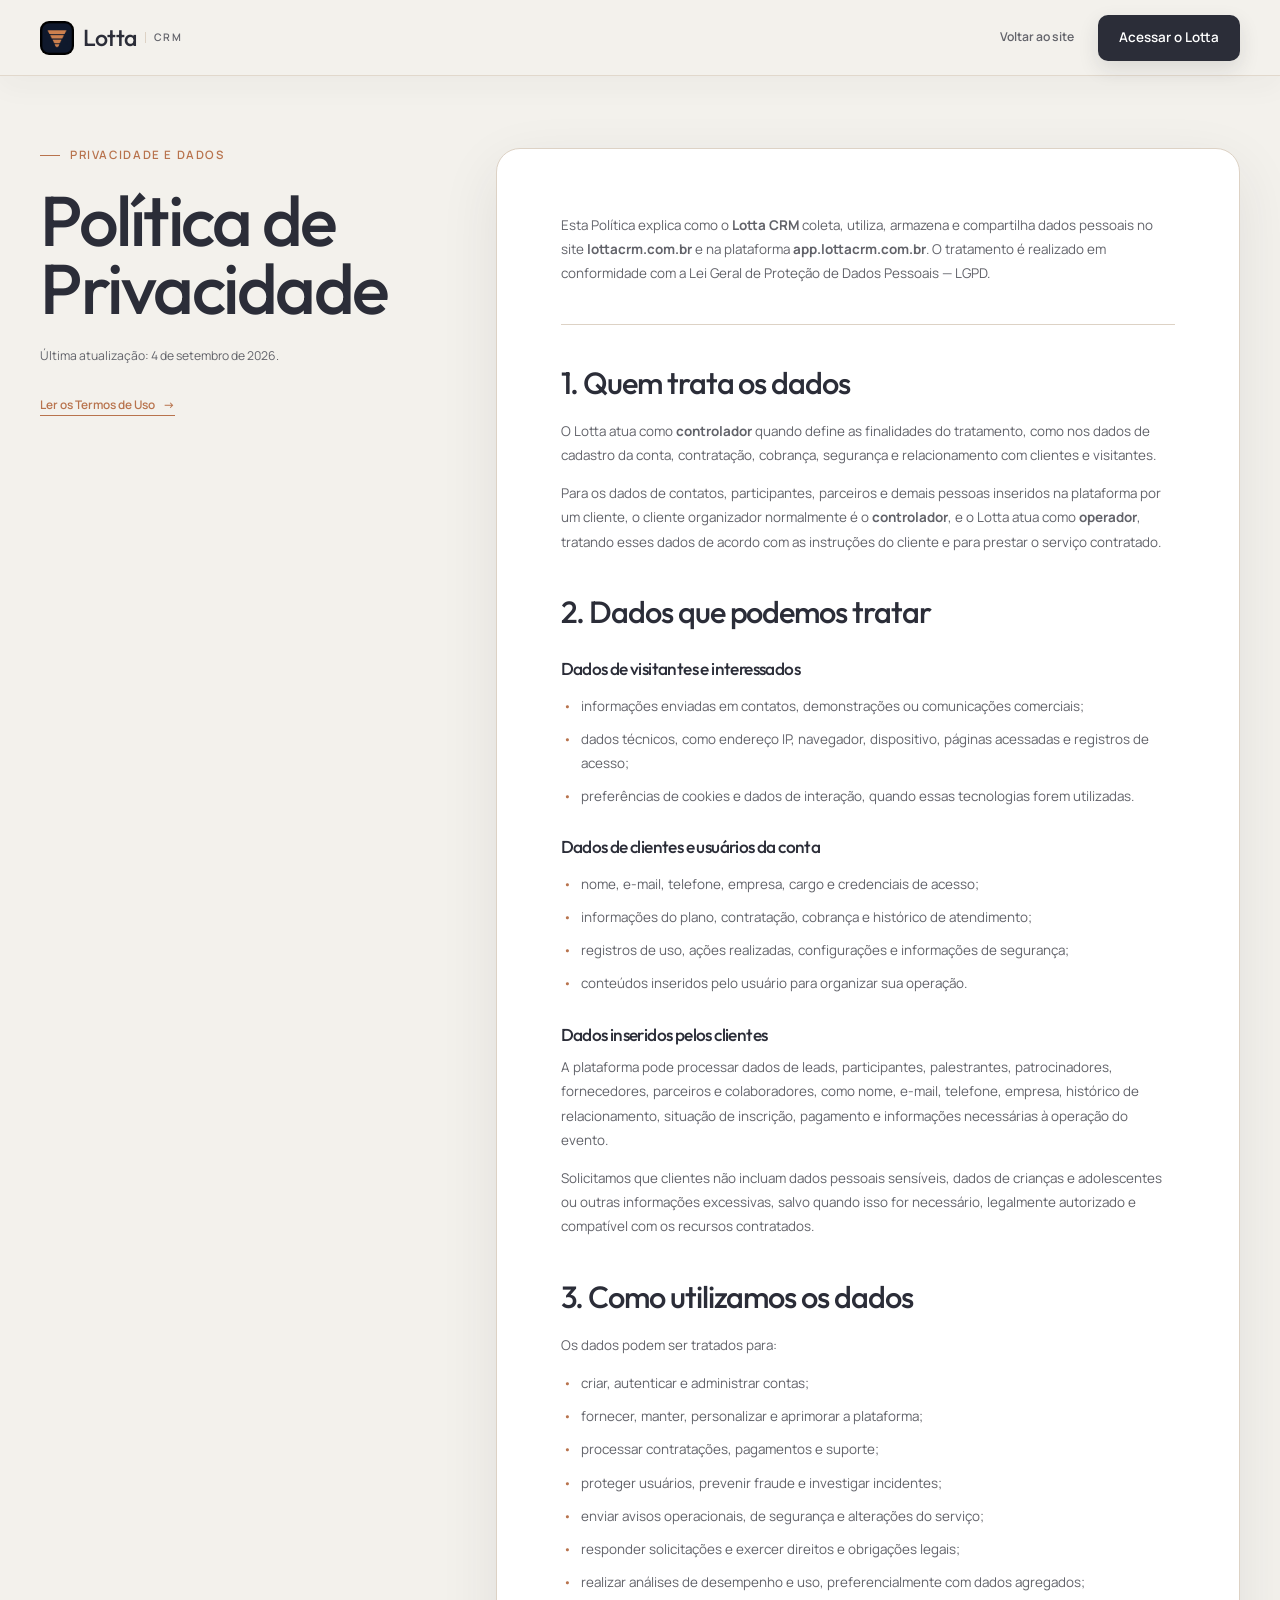
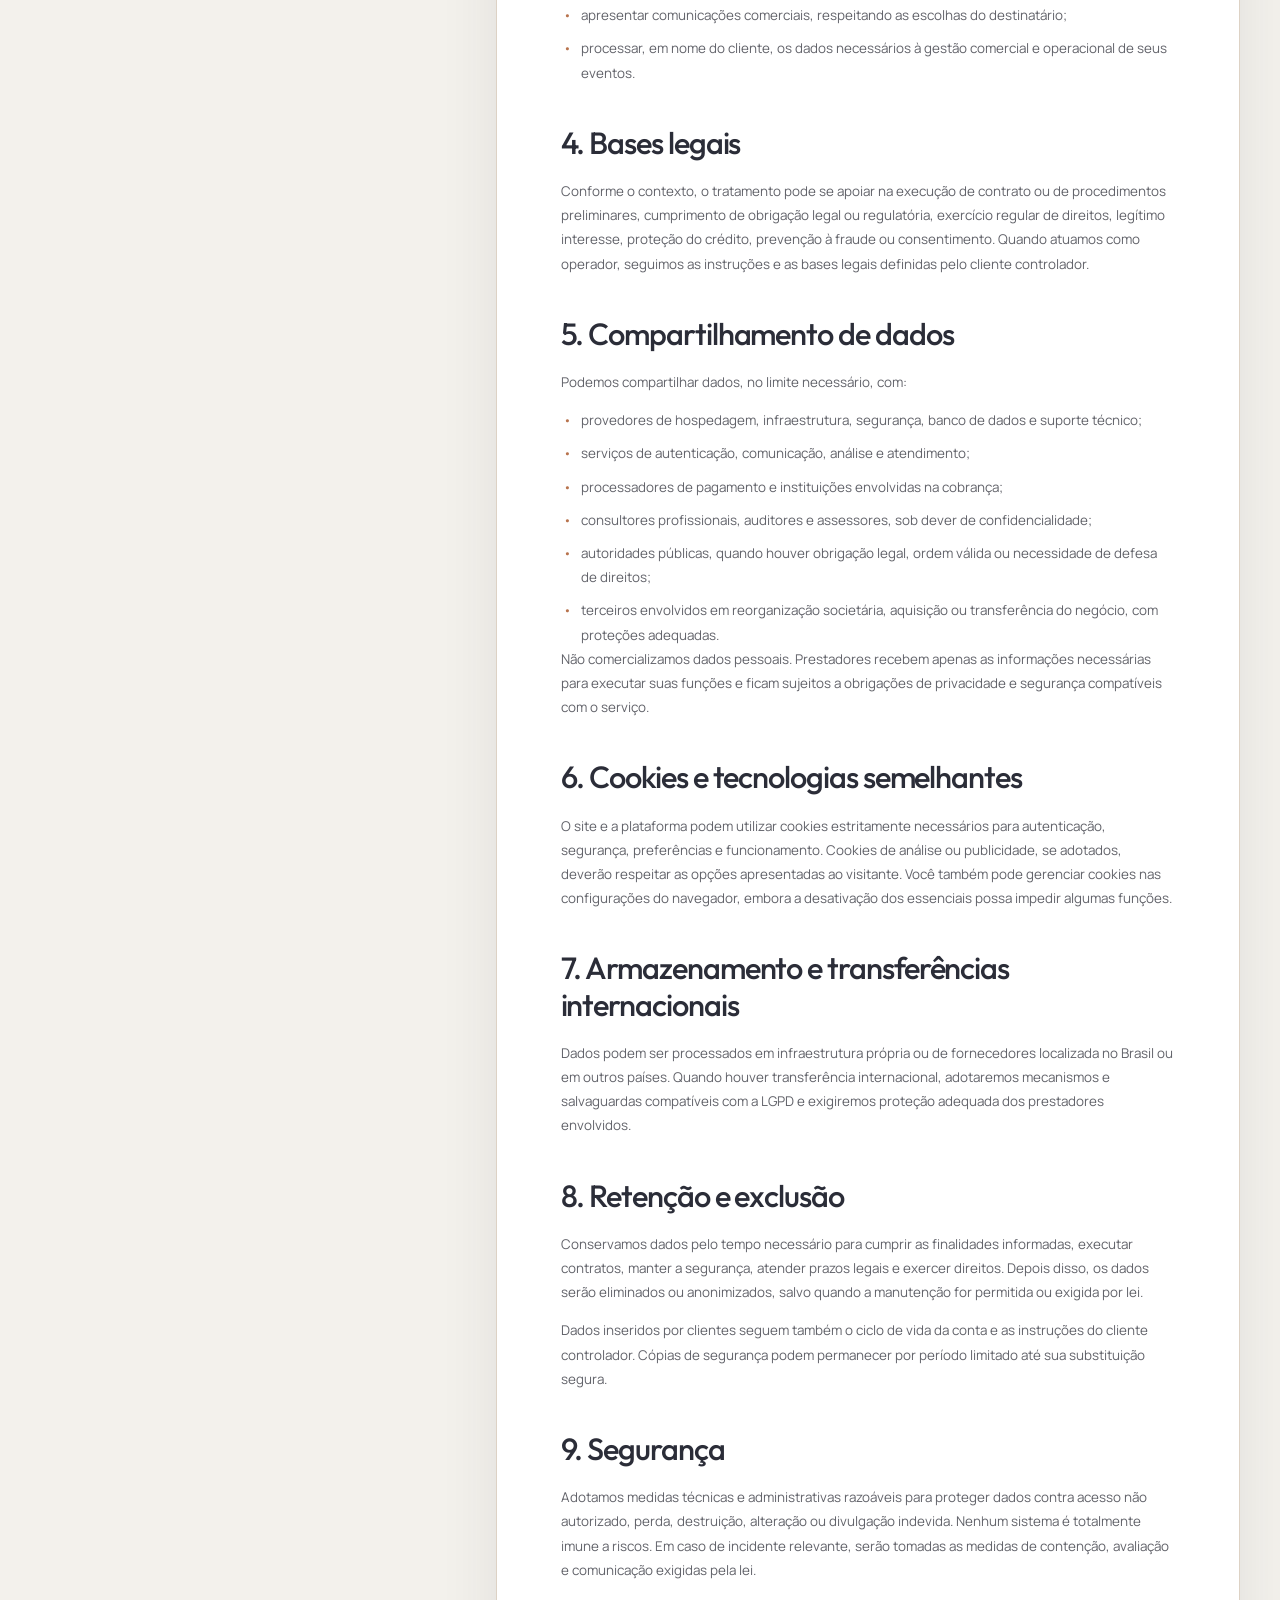
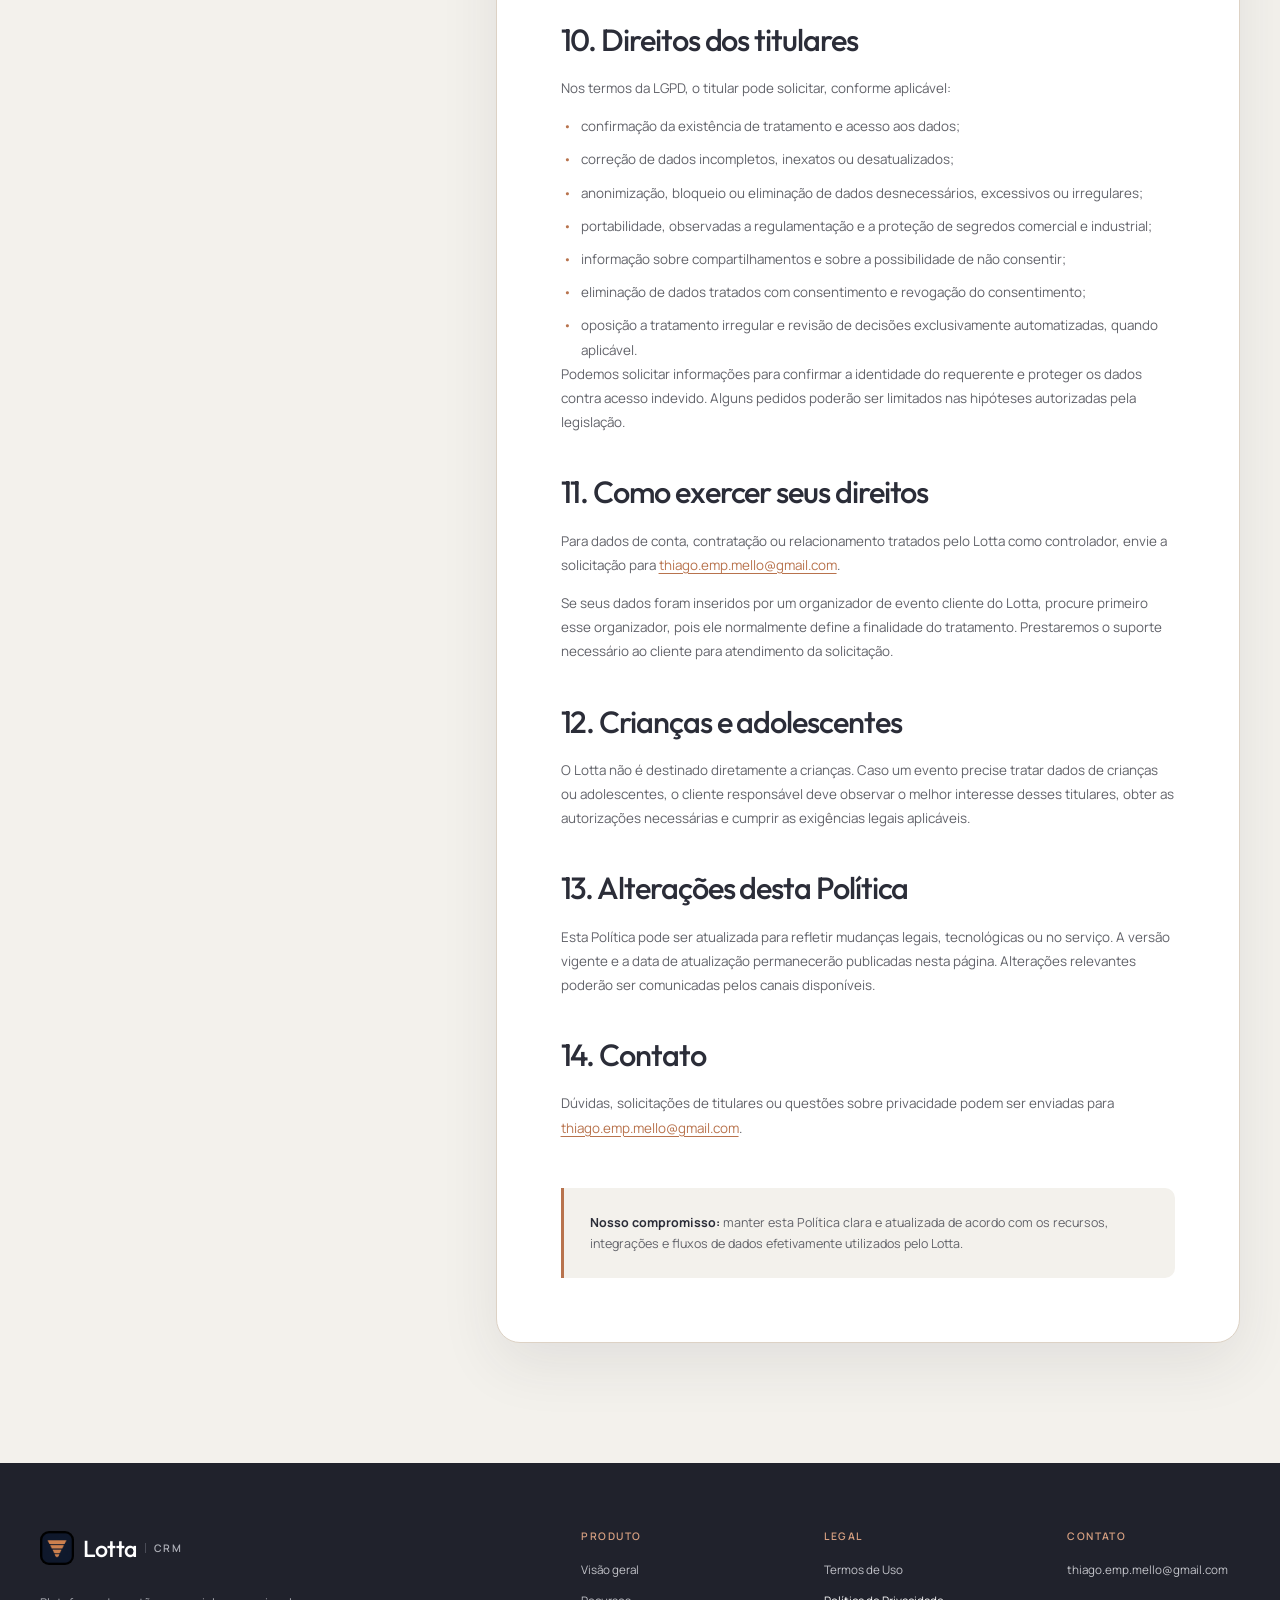
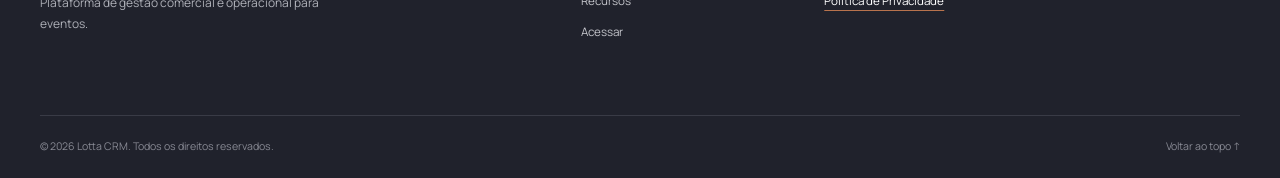
<file: politica-de-privacidade.html>
<!doctype html>
<html lang="pt-BR">
  <head>
    <meta charset="UTF-8" />
    <meta name="viewport" content="width=device-width, initial-scale=1.0" />
    <title>Política de Privacidade | Lotta CRM</title>
    <meta name="description" content="Entenda como o Lotta CRM trata e protege dados pessoais." />
    <meta name="robots" content="index, follow" />
    <meta name="theme-color" content="#2B2D38" />
    <meta property="og:type" content="website" />
    <meta property="og:title" content="Política de Privacidade | Lotta CRM" />
    <meta property="og:description" content="Informações sobre privacidade e proteção de dados pessoais no Lotta CRM." />
    <meta property="og:url" content="https://lottacrm.com.br/politica-de-privacidade.html" />
    <meta property="og:image" content="https://lottacrm.com.br/icons/favicon-e-iconPrincipal.png" />
    <link rel="canonical" href="https://lottacrm.com.br/politica-de-privacidade.html" />
    <link rel="icon" type="image/png" sizes="32x32" href="icons/favicon-32x32.png" />
    <link rel="icon" type="image/png" sizes="16x16" href="icons/favicon-16x16.png" />
    <link rel="apple-touch-icon" href="icons/apple-touch-icon.png" />
    <link rel="preconnect" href="https://fonts.googleapis.com" />
    <link rel="preconnect" href="https://fonts.gstatic.com" crossorigin />
    <link
      href="https://fonts.googleapis.com/css2?family=Manrope:wght@400;500;600&amp;family=Outfit:wght@400;500;600&amp;display=swap"
      rel="stylesheet"
    />
    <link rel="stylesheet" href="css/style.css" />
  </head>
  <body class="legal-page">
    <a class="skip-link" href="#conteudo">Pular para o conteúdo</a>

    <header class="site-header legal-header">
      <div class="container header-inner">
        <a class="brand" href="index.html" aria-label="Lotta CRM — página inicial">
          <img src="icons/apple-touch-icon.png" alt="" width="40" height="40" />
          <span class="brand-name">Lotta</span><span class="brand-product">CRM</span>
        </a>
        <nav class="legal-nav" aria-label="Navegação">
          <a href="index.html">Voltar ao site</a>
          <a class="btn btn-primary" href="https://app.lottacrm.com.br/">Acessar o Lotta</a>
        </nav>
      </div>
    </header>

    <main id="conteudo" class="legal-main">
      <div class="container legal-layout">
        <aside class="legal-summary">
          <p class="eyebrow"><span></span>Privacidade e dados</p>
          <h1>Política de Privacidade</h1>
          <p>Última atualização: 4 de setembro de 2026.</p>
          <a href="termos-de-uso.html">Ler os Termos de Uso <span aria-hidden="true">→</span></a>
        </aside>

        <article class="legal-content">
          <p class="legal-lead">
            Esta Política explica como o <strong>Lotta CRM</strong> coleta, utiliza, armazena e compartilha dados pessoais
            no site <strong>lottacrm.com.br</strong> e na plataforma <strong>app.lottacrm.com.br</strong>. O tratamento é
            realizado em conformidade com a Lei Geral de Proteção de Dados Pessoais — LGPD.
          </p>

          <section>
            <h2>1. Quem trata os dados</h2>
            <p>
              O Lotta atua como <strong>controlador</strong> quando define as finalidades do tratamento, como nos dados de
              cadastro da conta, contratação, cobrança, segurança e relacionamento com clientes e visitantes.
            </p>
            <p>
              Para os dados de contatos, participantes, parceiros e demais pessoas inseridos na plataforma por um
              cliente, o cliente organizador normalmente é o <strong>controlador</strong>, e o Lotta atua como
              <strong>operador</strong>, tratando esses dados de acordo com as instruções do cliente e para prestar o
              serviço contratado.
            </p>
          </section>

          <section>
            <h2>2. Dados que podemos tratar</h2>
            <h3>Dados de visitantes e interessados</h3>
            <ul>
              <li>informações enviadas em contatos, demonstrações ou comunicações comerciais;</li>
              <li>dados técnicos, como endereço IP, navegador, dispositivo, páginas acessadas e registros de acesso;</li>
              <li>preferências de cookies e dados de interação, quando essas tecnologias forem utilizadas.</li>
            </ul>

            <h3>Dados de clientes e usuários da conta</h3>
            <ul>
              <li>nome, e-mail, telefone, empresa, cargo e credenciais de acesso;</li>
              <li>informações do plano, contratação, cobrança e histórico de atendimento;</li>
              <li>registros de uso, ações realizadas, configurações e informações de segurança;</li>
              <li>conteúdos inseridos pelo usuário para organizar sua operação.</li>
            </ul>

            <h3>Dados inseridos pelos clientes</h3>
            <p>
              A plataforma pode processar dados de leads, participantes, palestrantes, patrocinadores, fornecedores,
              parceiros e colaboradores, como nome, e-mail, telefone, empresa, histórico de relacionamento, situação de
              inscrição, pagamento e informações necessárias à operação do evento.
            </p>
            <p>
              Solicitamos que clientes não incluam dados pessoais sensíveis, dados de crianças e adolescentes ou outras
              informações excessivas, salvo quando isso for necessário, legalmente autorizado e compatível com os
              recursos contratados.
            </p>
          </section>

          <section>
            <h2>3. Como utilizamos os dados</h2>
            <p>Os dados podem ser tratados para:</p>
            <ul>
              <li>criar, autenticar e administrar contas;</li>
              <li>fornecer, manter, personalizar e aprimorar a plataforma;</li>
              <li>processar contratações, pagamentos e suporte;</li>
              <li>proteger usuários, prevenir fraude e investigar incidentes;</li>
              <li>enviar avisos operacionais, de segurança e alterações do serviço;</li>
              <li>responder solicitações e exercer direitos e obrigações legais;</li>
              <li>realizar análises de desempenho e uso, preferencialmente com dados agregados;</li>
              <li>apresentar comunicações comerciais, respeitando as escolhas do destinatário;</li>
              <li>processar, em nome do cliente, os dados necessários à gestão comercial e operacional de seus eventos.</li>
            </ul>
          </section>

          <section>
            <h2>4. Bases legais</h2>
            <p>
              Conforme o contexto, o tratamento pode se apoiar na execução de contrato ou de procedimentos preliminares,
              cumprimento de obrigação legal ou regulatória, exercício regular de direitos, legítimo interesse, proteção
              do crédito, prevenção à fraude ou consentimento. Quando atuamos como operador, seguimos as instruções e as
              bases legais definidas pelo cliente controlador.
            </p>
          </section>

          <section>
            <h2>5. Compartilhamento de dados</h2>
            <p>Podemos compartilhar dados, no limite necessário, com:</p>
            <ul>
              <li>provedores de hospedagem, infraestrutura, segurança, banco de dados e suporte técnico;</li>
              <li>serviços de autenticação, comunicação, análise e atendimento;</li>
              <li>processadores de pagamento e instituições envolvidas na cobrança;</li>
              <li>consultores profissionais, auditores e assessores, sob dever de confidencialidade;</li>
              <li>autoridades públicas, quando houver obrigação legal, ordem válida ou necessidade de defesa de direitos;</li>
              <li>terceiros envolvidos em reorganização societária, aquisição ou transferência do negócio, com proteções adequadas.</li>
            </ul>
            <p>
              Não comercializamos dados pessoais. Prestadores recebem apenas as informações necessárias para executar
              suas funções e ficam sujeitos a obrigações de privacidade e segurança compatíveis com o serviço.
            </p>
          </section>

          <section>
            <h2>6. Cookies e tecnologias semelhantes</h2>
            <p>
              O site e a plataforma podem utilizar cookies estritamente necessários para autenticação, segurança,
              preferências e funcionamento. Cookies de análise ou publicidade, se adotados, deverão respeitar as opções
              apresentadas ao visitante. Você também pode gerenciar cookies nas configurações do navegador, embora a
              desativação dos essenciais possa impedir algumas funções.
            </p>
          </section>

          <section>
            <h2>7. Armazenamento e transferências internacionais</h2>
            <p>
              Dados podem ser processados em infraestrutura própria ou de fornecedores localizada no Brasil ou em outros
              países. Quando houver transferência internacional, adotaremos mecanismos e salvaguardas compatíveis com a
              LGPD e exigiremos proteção adequada dos prestadores envolvidos.
            </p>
          </section>

          <section>
            <h2>8. Retenção e exclusão</h2>
            <p>
              Conservamos dados pelo tempo necessário para cumprir as finalidades informadas, executar contratos, manter
              a segurança, atender prazos legais e exercer direitos. Depois disso, os dados serão eliminados ou
              anonimizados, salvo quando a manutenção for permitida ou exigida por lei.
            </p>
            <p>
              Dados inseridos por clientes seguem também o ciclo de vida da conta e as instruções do cliente controlador.
              Cópias de segurança podem permanecer por período limitado até sua substituição segura.
            </p>
          </section>

          <section>
            <h2>9. Segurança</h2>
            <p>
              Adotamos medidas técnicas e administrativas razoáveis para proteger dados contra acesso não autorizado,
              perda, destruição, alteração ou divulgação indevida. Nenhum sistema é totalmente imune a riscos. Em caso de
              incidente relevante, serão tomadas as medidas de contenção, avaliação e comunicação exigidas pela lei.
            </p>
          </section>

          <section>
            <h2>10. Direitos dos titulares</h2>
            <p>Nos termos da LGPD, o titular pode solicitar, conforme aplicável:</p>
            <ul>
              <li>confirmação da existência de tratamento e acesso aos dados;</li>
              <li>correção de dados incompletos, inexatos ou desatualizados;</li>
              <li>anonimização, bloqueio ou eliminação de dados desnecessários, excessivos ou irregulares;</li>
              <li>portabilidade, observadas a regulamentação e a proteção de segredos comercial e industrial;</li>
              <li>informação sobre compartilhamentos e sobre a possibilidade de não consentir;</li>
              <li>eliminação de dados tratados com consentimento e revogação do consentimento;</li>
              <li>oposição a tratamento irregular e revisão de decisões exclusivamente automatizadas, quando aplicável.</li>
            </ul>
            <p>
              Podemos solicitar informações para confirmar a identidade do requerente e proteger os dados contra acesso
              indevido. Alguns pedidos poderão ser limitados nas hipóteses autorizadas pela legislação.
            </p>
          </section>

          <section>
            <h2>11. Como exercer seus direitos</h2>
            <p>
              Para dados de conta, contratação ou relacionamento tratados pelo Lotta como controlador, envie a solicitação
              para <a href="mailto:thiago.emp.mello@gmail.com">thiago.emp.mello@gmail.com</a>.
            </p>
            <p>
              Se seus dados foram inseridos por um organizador de evento cliente do Lotta, procure primeiro esse
              organizador, pois ele normalmente define a finalidade do tratamento. Prestaremos o suporte necessário ao
              cliente para atendimento da solicitação.
            </p>
          </section>

          <section>
            <h2>12. Crianças e adolescentes</h2>
            <p>
              O Lotta não é destinado diretamente a crianças. Caso um evento precise tratar dados de crianças ou
              adolescentes, o cliente responsável deve observar o melhor interesse desses titulares, obter as
              autorizações necessárias e cumprir as exigências legais aplicáveis.
            </p>
          </section>

          <section>
            <h2>13. Alterações desta Política</h2>
            <p>
              Esta Política pode ser atualizada para refletir mudanças legais, tecnológicas ou no serviço. A versão
              vigente e a data de atualização permanecerão publicadas nesta página. Alterações relevantes poderão ser
              comunicadas pelos canais disponíveis.
            </p>
          </section>

          <section>
            <h2>14. Contato</h2>
            <p>
              Dúvidas, solicitações de titulares ou questões sobre privacidade podem ser enviadas para
              <a href="mailto:thiago.emp.mello@gmail.com">thiago.emp.mello@gmail.com</a>.
            </p>
          </section>

          <div class="legal-notice">
            <strong>Nosso compromisso:</strong> manter esta Política clara e atualizada de acordo com os recursos,
            integrações e fluxos de dados efetivamente utilizados pelo Lotta.
          </div>
        </article>
      </div>
    </main>

    <footer class="site-footer legal-footer">
      <div class="container footer-grid">
        <div class="footer-brand">
          <a class="brand brand-light" href="index.html" aria-label="Lotta CRM — página inicial">
            <img src="icons/apple-touch-icon.png" alt="" width="40" height="40" />
            <span class="brand-name">Lotta</span><span class="brand-product">CRM</span>
          </a>
          <p>Plataforma de gestão comercial e operacional para eventos.</p>
        </div>
        <div class="footer-column"><h2>Produto</h2><a href="index.html#produto">Visão geral</a><a href="index.html#recursos">Recursos</a><a href="https://app.lottacrm.com.br/">Acessar</a></div>
        <div class="footer-column"><h2>Legal</h2><a href="termos-de-uso.html">Termos de Uso</a><a href="politica-de-privacidade.html" aria-current="page">Política de Privacidade</a></div>
        <div class="footer-column"><h2>Contato</h2><a href="mailto:thiago.emp.mello@gmail.com">thiago.emp.mello@gmail.com</a></div>
      </div>
      <div class="container footer-bottom"><p>© 2026 Lotta CRM. Todos os direitos reservados.</p><a href="#conteudo">Voltar ao topo <span aria-hidden="true">↑</span></a></div>
    </footer>
  </body>
</html>
</file>
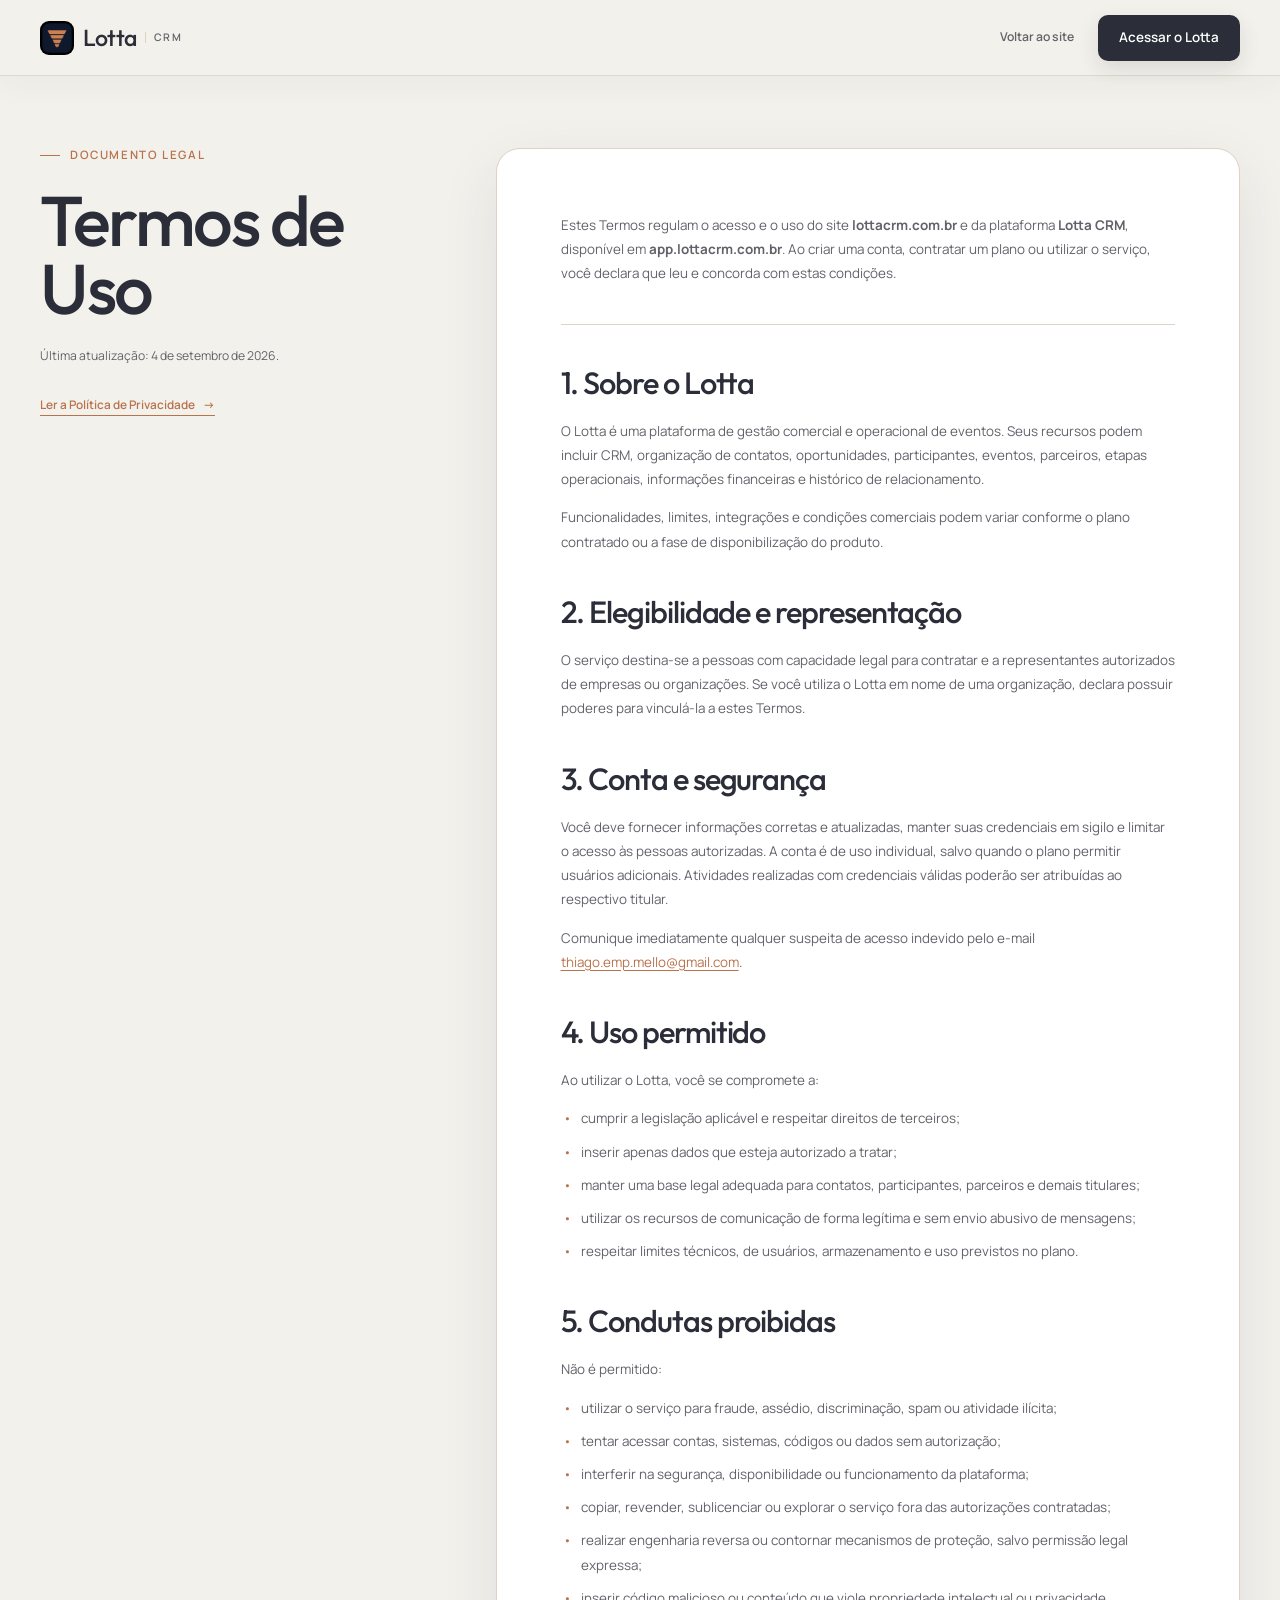
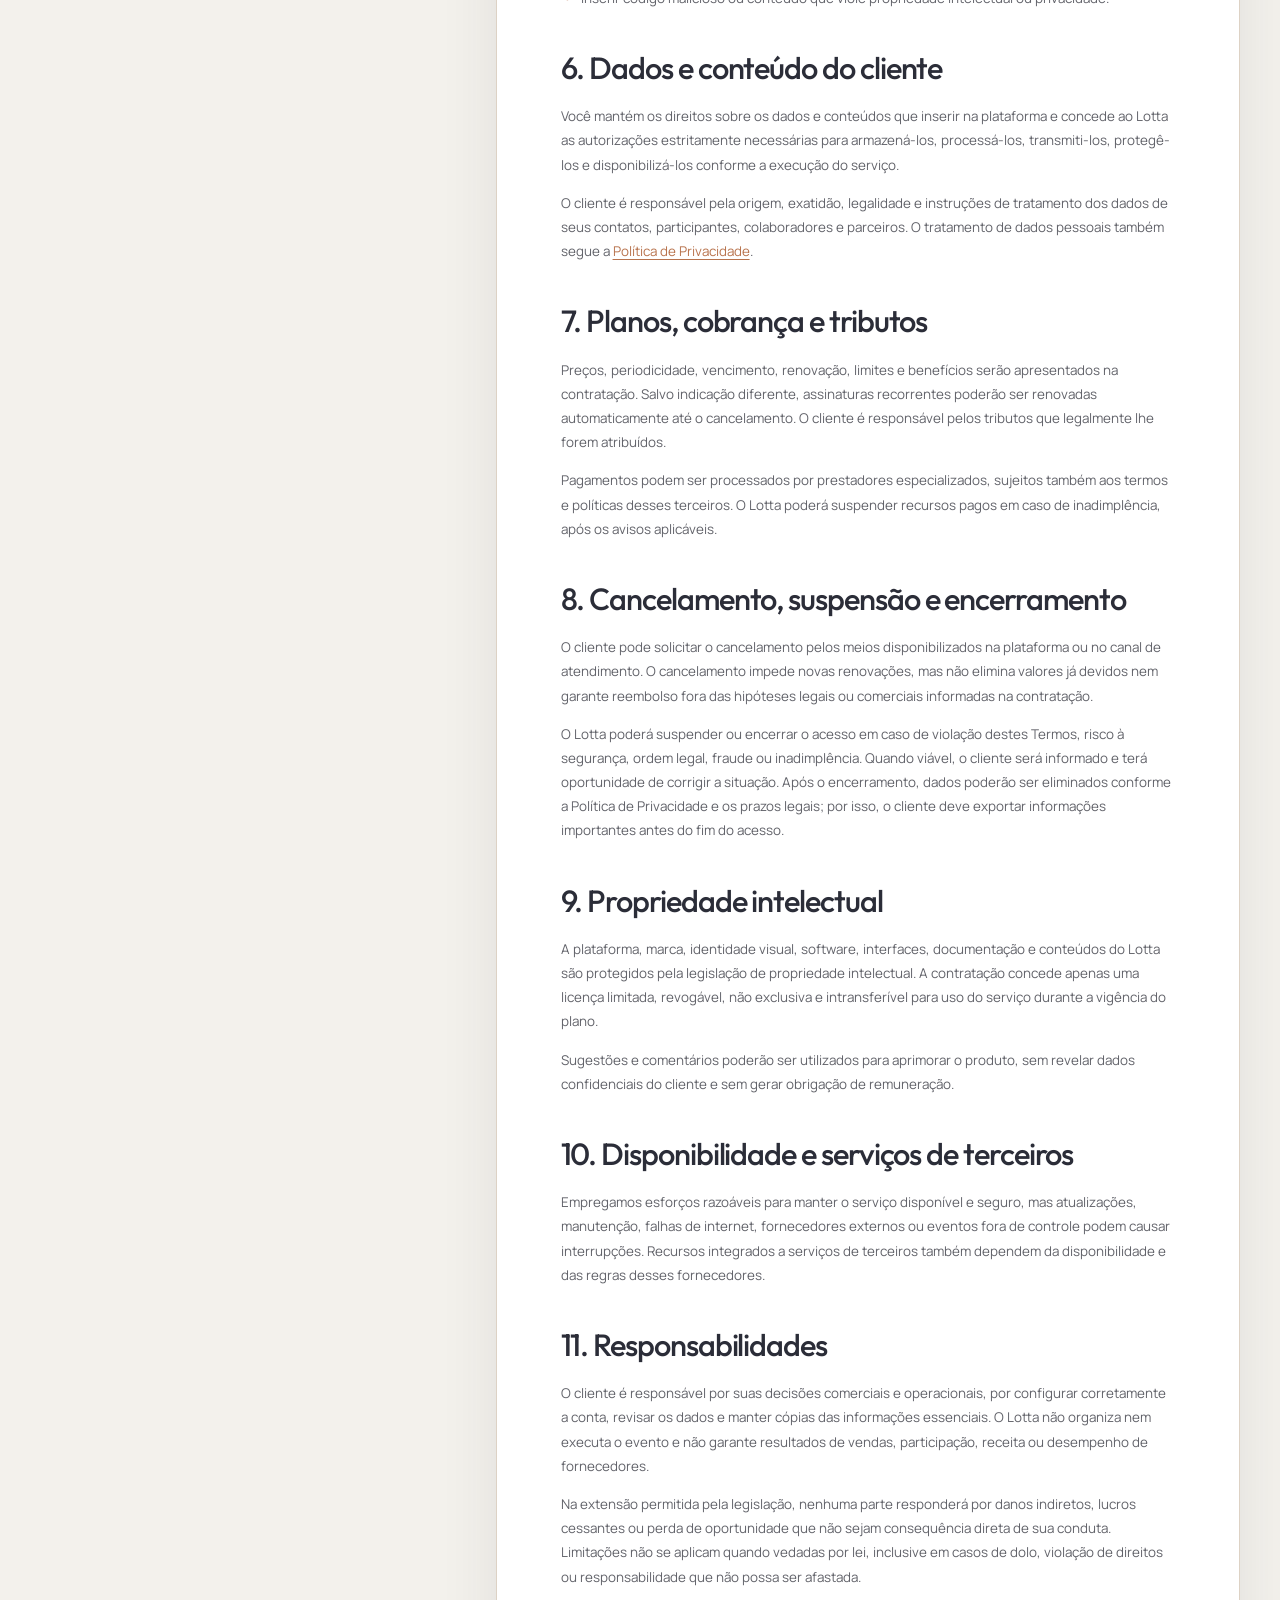
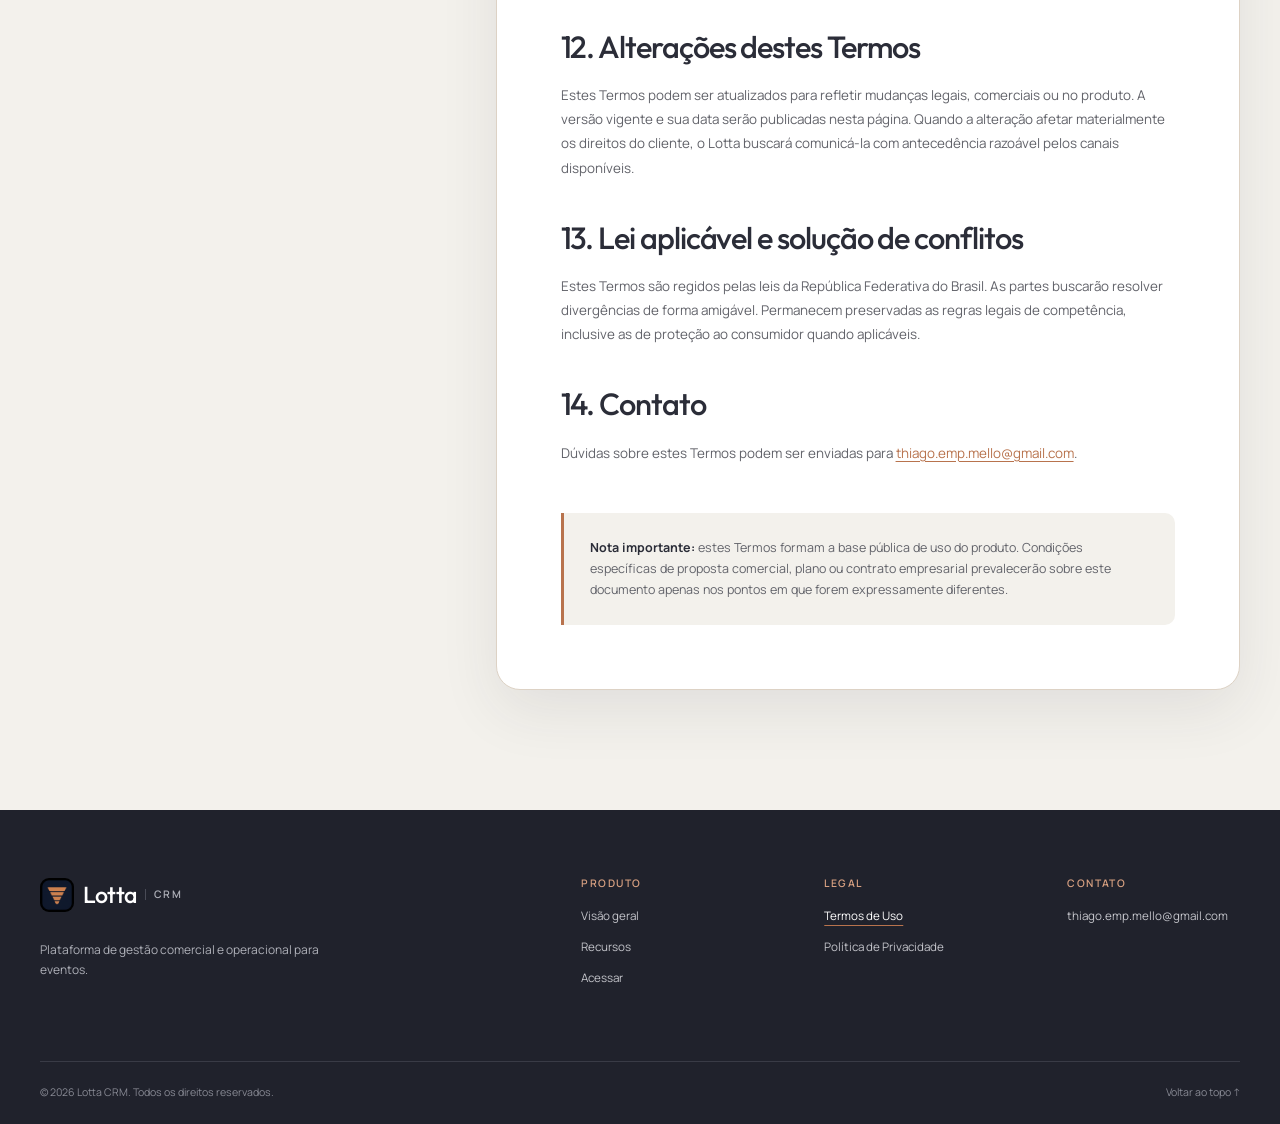
<file: termos-de-uso.html>
<!doctype html>
<html lang="pt-BR">
  <head>
    <meta charset="UTF-8" />
    <meta name="viewport" content="width=device-width, initial-scale=1.0" />
    <title>Termos de Uso | Lotta CRM</title>
    <meta name="description" content="Consulte os Termos de Uso da plataforma Lotta CRM." />
    <meta name="robots" content="index, follow" />
    <meta name="theme-color" content="#2B2D38" />
    <meta property="og:type" content="website" />
    <meta property="og:title" content="Termos de Uso | Lotta CRM" />
    <meta property="og:description" content="Regras e condições para utilização da plataforma Lotta CRM." />
    <meta property="og:url" content="https://lottacrm.com.br/termos-de-uso.html" />
    <meta property="og:image" content="https://lottacrm.com.br/icons/favicon-e-iconPrincipal.png" />
    <link rel="canonical" href="https://lottacrm.com.br/termos-de-uso.html" />
    <link rel="icon" type="image/png" sizes="32x32" href="icons/favicon-32x32.png" />
    <link rel="icon" type="image/png" sizes="16x16" href="icons/favicon-16x16.png" />
    <link rel="apple-touch-icon" href="icons/apple-touch-icon.png" />
    <link rel="preconnect" href="https://fonts.googleapis.com" />
    <link rel="preconnect" href="https://fonts.gstatic.com" crossorigin />
    <link
      href="https://fonts.googleapis.com/css2?family=Manrope:wght@400;500;600&amp;family=Outfit:wght@400;500;600&amp;display=swap"
      rel="stylesheet"
    />
    <link rel="stylesheet" href="css/style.css" />
  </head>
  <body class="legal-page">
    <a class="skip-link" href="#conteudo">Pular para o conteúdo</a>

    <header class="site-header legal-header">
      <div class="container header-inner">
        <a class="brand" href="index.html" aria-label="Lotta CRM — página inicial">
          <img src="icons/apple-touch-icon.png" alt="" width="40" height="40" />
          <span class="brand-name">Lotta</span><span class="brand-product">CRM</span>
        </a>
        <nav class="legal-nav" aria-label="Navegação">
          <a href="index.html">Voltar ao site</a>
          <a class="btn btn-primary" href="https://app.lottacrm.com.br/">Acessar o Lotta</a>
        </nav>
      </div>
    </header>

    <main id="conteudo" class="legal-main">
      <div class="container legal-layout">
        <aside class="legal-summary">
          <p class="eyebrow"><span></span>Documento legal</p>
          <h1>Termos de Uso</h1>
          <p>Última atualização: 4 de setembro de 2026.</p>
          <a href="politica-de-privacidade.html">Ler a Política de Privacidade <span aria-hidden="true">→</span></a>
        </aside>

        <article class="legal-content">
          <p class="legal-lead">
            Estes Termos regulam o acesso e o uso do site <strong>lottacrm.com.br</strong> e da plataforma
            <strong>Lotta CRM</strong>, disponível em <strong>app.lottacrm.com.br</strong>. Ao criar uma conta, contratar
            um plano ou utilizar o serviço, você declara que leu e concorda com estas condições.
          </p>

          <section>
            <h2>1. Sobre o Lotta</h2>
            <p>
              O Lotta é uma plataforma de gestão comercial e operacional de eventos. Seus recursos podem incluir CRM,
              organização de contatos, oportunidades, participantes, eventos, parceiros, etapas operacionais,
              informações financeiras e histórico de relacionamento.
            </p>
            <p>
              Funcionalidades, limites, integrações e condições comerciais podem variar conforme o plano contratado ou
              a fase de disponibilização do produto.
            </p>
          </section>

          <section>
            <h2>2. Elegibilidade e representação</h2>
            <p>
              O serviço destina-se a pessoas com capacidade legal para contratar e a representantes autorizados de
              empresas ou organizações. Se você utiliza o Lotta em nome de uma organização, declara possuir poderes
              para vinculá-la a estes Termos.
            </p>
          </section>

          <section>
            <h2>3. Conta e segurança</h2>
            <p>
              Você deve fornecer informações corretas e atualizadas, manter suas credenciais em sigilo e limitar o
              acesso às pessoas autorizadas. A conta é de uso individual, salvo quando o plano permitir usuários
              adicionais. Atividades realizadas com credenciais válidas poderão ser atribuídas ao respectivo titular.
            </p>
            <p>
              Comunique imediatamente qualquer suspeita de acesso indevido pelo e-mail
              <a href="mailto:thiago.emp.mello@gmail.com">thiago.emp.mello@gmail.com</a>.
            </p>
          </section>

          <section>
            <h2>4. Uso permitido</h2>
            <p>Ao utilizar o Lotta, você se compromete a:</p>
            <ul>
              <li>cumprir a legislação aplicável e respeitar direitos de terceiros;</li>
              <li>inserir apenas dados que esteja autorizado a tratar;</li>
              <li>manter uma base legal adequada para contatos, participantes, parceiros e demais titulares;</li>
              <li>utilizar os recursos de comunicação de forma legítima e sem envio abusivo de mensagens;</li>
              <li>respeitar limites técnicos, de usuários, armazenamento e uso previstos no plano.</li>
            </ul>
          </section>

          <section>
            <h2>5. Condutas proibidas</h2>
            <p>Não é permitido:</p>
            <ul>
              <li>utilizar o serviço para fraude, assédio, discriminação, spam ou atividade ilícita;</li>
              <li>tentar acessar contas, sistemas, códigos ou dados sem autorização;</li>
              <li>interferir na segurança, disponibilidade ou funcionamento da plataforma;</li>
              <li>copiar, revender, sublicenciar ou explorar o serviço fora das autorizações contratadas;</li>
              <li>realizar engenharia reversa ou contornar mecanismos de proteção, salvo permissão legal expressa;</li>
              <li>inserir código malicioso ou conteúdo que viole propriedade intelectual ou privacidade.</li>
            </ul>
          </section>

          <section>
            <h2>6. Dados e conteúdo do cliente</h2>
            <p>
              Você mantém os direitos sobre os dados e conteúdos que inserir na plataforma e concede ao Lotta as
              autorizações estritamente necessárias para armazená-los, processá-los, transmiti-los, protegê-los e
              disponibilizá-los conforme a execução do serviço.
            </p>
            <p>
              O cliente é responsável pela origem, exatidão, legalidade e instruções de tratamento dos dados de seus
              contatos, participantes, colaboradores e parceiros. O tratamento de dados pessoais também segue a
              <a href="politica-de-privacidade.html">Política de Privacidade</a>.
            </p>
          </section>

          <section>
            <h2>7. Planos, cobrança e tributos</h2>
            <p>
              Preços, periodicidade, vencimento, renovação, limites e benefícios serão apresentados na contratação.
              Salvo indicação diferente, assinaturas recorrentes poderão ser renovadas automaticamente até o
              cancelamento. O cliente é responsável pelos tributos que legalmente lhe forem atribuídos.
            </p>
            <p>
              Pagamentos podem ser processados por prestadores especializados, sujeitos também aos termos e políticas
              desses terceiros. O Lotta poderá suspender recursos pagos em caso de inadimplência, após os avisos
              aplicáveis.
            </p>
          </section>

          <section>
            <h2>8. Cancelamento, suspensão e encerramento</h2>
            <p>
              O cliente pode solicitar o cancelamento pelos meios disponibilizados na plataforma ou no canal de
              atendimento. O cancelamento impede novas renovações, mas não elimina valores já devidos nem garante
              reembolso fora das hipóteses legais ou comerciais informadas na contratação.
            </p>
            <p>
              O Lotta poderá suspender ou encerrar o acesso em caso de violação destes Termos, risco à segurança,
              ordem legal, fraude ou inadimplência. Quando viável, o cliente será informado e terá oportunidade de
              corrigir a situação. Após o encerramento, dados poderão ser eliminados conforme a Política de Privacidade
              e os prazos legais; por isso, o cliente deve exportar informações importantes antes do fim do acesso.
            </p>
          </section>

          <section>
            <h2>9. Propriedade intelectual</h2>
            <p>
              A plataforma, marca, identidade visual, software, interfaces, documentação e conteúdos do Lotta são
              protegidos pela legislação de propriedade intelectual. A contratação concede apenas uma licença
              limitada, revogável, não exclusiva e intransferível para uso do serviço durante a vigência do plano.
            </p>
            <p>
              Sugestões e comentários poderão ser utilizados para aprimorar o produto, sem revelar dados confidenciais
              do cliente e sem gerar obrigação de remuneração.
            </p>
          </section>

          <section>
            <h2>10. Disponibilidade e serviços de terceiros</h2>
            <p>
              Empregamos esforços razoáveis para manter o serviço disponível e seguro, mas atualizações, manutenção,
              falhas de internet, fornecedores externos ou eventos fora de controle podem causar interrupções. Recursos
              integrados a serviços de terceiros também dependem da disponibilidade e das regras desses fornecedores.
            </p>
          </section>

          <section>
            <h2>11. Responsabilidades</h2>
            <p>
              O cliente é responsável por suas decisões comerciais e operacionais, por configurar corretamente a conta,
              revisar os dados e manter cópias das informações essenciais. O Lotta não organiza nem executa o evento e
              não garante resultados de vendas, participação, receita ou desempenho de fornecedores.
            </p>
            <p>
              Na extensão permitida pela legislação, nenhuma parte responderá por danos indiretos, lucros cessantes ou
              perda de oportunidade que não sejam consequência direta de sua conduta. Limitações não se aplicam quando
              vedadas por lei, inclusive em casos de dolo, violação de direitos ou responsabilidade que não possa ser
              afastada.
            </p>
          </section>

          <section>
            <h2>12. Alterações destes Termos</h2>
            <p>
              Estes Termos podem ser atualizados para refletir mudanças legais, comerciais ou no produto. A versão
              vigente e sua data serão publicadas nesta página. Quando a alteração afetar materialmente os direitos do
              cliente, o Lotta buscará comunicá-la com antecedência razoável pelos canais disponíveis.
            </p>
          </section>

          <section>
            <h2>13. Lei aplicável e solução de conflitos</h2>
            <p>
              Estes Termos são regidos pelas leis da República Federativa do Brasil. As partes buscarão resolver
              divergências de forma amigável. Permanecem preservadas as regras legais de competência, inclusive as de
              proteção ao consumidor quando aplicáveis.
            </p>
          </section>

          <section>
            <h2>14. Contato</h2>
            <p>
              Dúvidas sobre estes Termos podem ser enviadas para
              <a href="mailto:thiago.emp.mello@gmail.com">thiago.emp.mello@gmail.com</a>.
            </p>
          </section>

          <div class="legal-notice">
            <strong>Nota importante:</strong> estes Termos formam a base pública de uso do produto. Condições específicas
            de proposta comercial, plano ou contrato empresarial prevalecerão sobre este documento apenas nos pontos em
            que forem expressamente diferentes.
          </div>
        </article>
      </div>
    </main>

    <footer class="site-footer legal-footer">
      <div class="container footer-grid">
        <div class="footer-brand">
          <a class="brand brand-light" href="index.html" aria-label="Lotta CRM — página inicial">
            <img src="icons/apple-touch-icon.png" alt="" width="40" height="40" />
            <span class="brand-name">Lotta</span><span class="brand-product">CRM</span>
          </a>
          <p>Plataforma de gestão comercial e operacional para eventos.</p>
        </div>
        <div class="footer-column"><h2>Produto</h2><a href="index.html#produto">Visão geral</a><a href="index.html#recursos">Recursos</a><a href="https://app.lottacrm.com.br/">Acessar</a></div>
        <div class="footer-column"><h2>Legal</h2><a href="termos-de-uso.html" aria-current="page">Termos de Uso</a><a href="politica-de-privacidade.html">Política de Privacidade</a></div>
        <div class="footer-column"><h2>Contato</h2><a href="mailto:thiago.emp.mello@gmail.com">thiago.emp.mello@gmail.com</a></div>
      </div>
      <div class="container footer-bottom"><p>© 2026 Lotta CRM. Todos os direitos reservados.</p><a href="#conteudo">Voltar ao topo <span aria-hidden="true">↑</span></a></div>
    </footer>
  </body>
</html>
</file>
<file: css/style.css>
/* Tokens */
:root {
  --color-navy: #2b2d38;
  --color-navy-deep: #20222c;
  --color-copper: #b8734d;
  --color-copper-soft: #d7a081;
  --color-ivory: #f3f1ec;
  --color-white: #fff;
  --color-linen: #ddd2c5;
  --color-blue-gray: #9fb3c7;
  --color-muted: #62636a;
  --container: 1200px;
  --radius-sm: 10px;
  --radius-md: 16px;
  --radius-lg: 24px;
  --shadow-soft: 0 20px 60px rgba(43, 45, 56, 0.09);
  --font-display: "Outfit", sans-serif;
  --font-body: "Manrope", sans-serif;
  --header-height: 78px;
}

/* Reset */
*,
*::before,
*::after {
  box-sizing: border-box;
}

html {
  scroll-behavior: smooth;
  scroll-padding-top: calc(var(--header-height) + 24px);
  scrollbar-color: var(--color-copper) var(--color-ivory);
  scrollbar-width: thin;
}

/* Scrollbar */
::-webkit-scrollbar {
  width: 11px;
}

::-webkit-scrollbar-track {
  background: var(--color-ivory);
}

::-webkit-scrollbar-thumb {
  min-height: 48px;
  border: 3px solid var(--color-ivory);
  border-radius: 10px;
  background: var(--color-copper);
}

::-webkit-scrollbar-thumb:hover {
  background: #9f5f3d;
}

::-webkit-scrollbar-corner {
  background: var(--color-ivory);
}

body,
h1,
h2,
h3,
p,
ul,
figure {
  margin: 0;
}

ul {
  padding: 0;
  list-style: none;
}

img,
svg {
  display: block;
  max-width: 100%;
}

button,
a {
  font: inherit;
}

button {
  border: 0;
}

/* Base */
body {
  min-width: 320px;
  background: var(--color-ivory);
  color: var(--color-navy);
  font-family: var(--font-body);
  font-size: 16px;
  line-height: 1.7;
  overflow-x: hidden;
  -webkit-font-smoothing: antialiased;
}

body.menu-open {
  overflow: hidden;
}

a {
  color: inherit;
  text-decoration: none;
}

:focus-visible {
  outline: 3px solid var(--color-copper);
  outline-offset: 4px;
}

::selection {
  background: var(--color-copper);
  color: var(--color-white);
}

.skip-link {
  position: fixed;
  top: 12px;
  left: 12px;
  z-index: 1000;
  padding: 10px 16px;
  border-radius: var(--radius-sm);
  background: var(--color-white);
  color: var(--color-navy);
  transform: translateY(-150%);
  transition: transform 180ms ease;
}

.skip-link:focus {
  transform: translateY(0);
}

.container {
  width: min(var(--container), calc(100% - 48px));
  margin-inline: auto;
}

.section {
  padding-block: clamp(88px, 9vw, 140px);
}

/* Typography */
h1,
h2,
h3,
.brand-name,
.feature-number,
.journey-number,
.orbit-index {
  font-family: var(--font-display);
  font-weight: 500;
  letter-spacing: -0.035em;
}

h1 {
  max-width: 820px;
  font-size: clamp(3.25rem, 6.4vw, 6.4rem);
  line-height: 0.96;
}

h1 em {
  color: var(--color-copper);
  font-style: normal;
}

h2 {
  font-size: clamp(2.45rem, 4.2vw, 4.25rem);
  line-height: 1.05;
}

h3 {
  font-size: 1.35rem;
  line-height: 1.25;
}

.eyebrow {
  display: flex;
  align-items: center;
  gap: 10px;
  margin-bottom: 24px;
  color: var(--color-copper);
  font-size: 0.72rem;
  font-weight: 600;
  letter-spacing: 0.14em;
  line-height: 1.3;
  text-transform: uppercase;
}

.eyebrow > span {
  width: 20px;
  height: 1px;
  background: currentColor;
}

.eyebrow-light {
  color: var(--color-copper-soft);
}

/* Buttons */
.btn {
  display: inline-flex;
  align-items: center;
  justify-content: center;
  gap: 12px;
  min-height: 46px;
  padding: 0 20px;
  border: 1px solid transparent;
  border-radius: var(--radius-sm);
  font-size: 0.84rem;
  font-weight: 600;
  line-height: 1;
  transition: transform 180ms ease, box-shadow 180ms ease, background 180ms ease, border-color 180ms ease;
}

.btn:hover {
  transform: translateY(-2px);
}

.btn span {
  font-size: 1rem;
  transition: transform 180ms ease;
}

.btn:hover span {
  transform: translate(2px, -2px);
}

.btn-primary {
  background: var(--color-navy);
  color: var(--color-white);
  box-shadow: 0 8px 20px rgba(43, 45, 56, 0.13);
}

.btn-primary:hover {
  background: var(--color-navy-deep);
  box-shadow: 0 12px 28px rgba(43, 45, 56, 0.2);
}

.btn-secondary {
  border-color: var(--color-linen);
  background: rgba(255, 255, 255, 0.55);
}

.btn-secondary:hover {
  border-color: var(--color-blue-gray);
  background: var(--color-white);
}

.btn-light {
  background: var(--color-white);
  color: var(--color-navy);
}

.btn-light:hover {
  background: var(--color-ivory);
  box-shadow: 0 12px 32px rgba(0, 0, 0, 0.18);
}

.btn-lg {
  min-height: 56px;
  padding-inline: 26px;
  font-size: 0.9rem;
}

/* Header */
.site-header {
  position: fixed;
  inset: 0 0 auto;
  z-index: 100;
  height: var(--header-height);
  border-bottom: 1px solid transparent;
  transition: height 220ms ease, background 220ms ease, border-color 220ms ease, box-shadow 220ms ease;
}

.site-header.is-scrolled {
  height: 68px;
  border-color: rgba(221, 210, 197, 0.78);
  background: rgba(243, 241, 236, 0.93);
  box-shadow: 0 10px 30px rgba(43, 45, 56, 0.04);
  backdrop-filter: blur(14px);
}

.header-inner {
  display: flex;
  align-items: center;
  justify-content: space-between;
  height: 100%;
}

.brand {
  display: inline-flex;
  align-items: center;
  gap: 9px;
  line-height: 1;
}

.brand img {
  width: 34px;
  height: 34px;
  border-radius: 9px;
}

.brand-name {
  font-size: 1.45rem;
}

.brand-product {
  padding-left: 8px;
  border-left: 1px solid var(--color-linen);
  color: var(--color-muted);
  font-size: 0.65rem;
  font-weight: 600;
  letter-spacing: 0.14em;
}

.primary-nav {
  display: flex;
  align-items: center;
  gap: clamp(18px, 2vw, 32px);
}

.primary-nav > a:not(.btn) {
  position: relative;
  color: #4f5057;
  font-size: 0.78rem;
  font-weight: 600;
}

.primary-nav > a:not(.btn)::after {
  position: absolute;
  right: 0;
  bottom: -6px;
  left: 0;
  height: 1px;
  background: var(--color-copper);
  content: "";
  transform: scaleX(0);
  transform-origin: right;
  transition: transform 180ms ease;
}

.primary-nav > a:not(.btn):hover::after {
  transform: scaleX(1);
  transform-origin: left;
}

.nav-cta {
  margin-left: 4px;
}

.menu-toggle {
  display: none;
  width: 44px;
  height: 44px;
  padding: 11px;
  border-radius: var(--radius-sm);
  background: var(--color-navy);
  cursor: pointer;
}

.menu-toggle span {
  display: block;
  width: 100%;
  height: 1px;
  margin: 5px 0;
  background: var(--color-white);
  transition: transform 180ms ease, opacity 180ms ease;
}

/* Hero */
.hero {
  position: relative;
  padding-top: clamp(40px, 13vw, 160px);
  padding-bottom: 0;
  overflow: hidden;
}

.hero::before {
  display: none;
  position: absolute;
  top: 0;
  left: 56%;
  width: 1px;
  height: 520px;
  background: linear-gradient(var(--color-linen), transparent);
  content: "";
}

.hero-grid {
  display: grid;
  grid-template-columns: minmax(0, 1.7fr) minmax(280px, 0.7fr);
  gap: clamp(48px, 8vw, 120px);
  align-items: end;
}

.hero-copy {
  position: relative;
  z-index: 1;
}

.hero-lead {
  max-width: 690px;
  margin-top: 30px;
  color: var(--color-muted);
  font-size: clamp(1rem, 1.5vw, 1.18rem);
  line-height: 1.75;
}

.hero-actions {
  display: flex;
  flex-wrap: wrap;
  gap: 12px;
  margin-top: 36px;
}

.trust-line {
  display: flex;
  align-items: flex-start;
  gap: 10px;
  max-width: 720px;
  margin-top: 24px;
  color: var(--color-muted);
  font-size: 0.75rem;
}

.trust-mark {
  display: grid;
  flex: 0 0 21px;
  width: 21px;
  height: 21px;
  border: 1px solid var(--color-linen);
  border-radius: 50%;
  color: var(--color-copper);
  font-size: 0.7rem;
  place-items: center;
}

.hero-aside {
  position: relative;
  padding-left: 26px;
  border-left: 1px solid var(--color-linen);
}

.orbit-card-main {
  padding: 28px;
  border: 1px solid var(--color-linen);
  border-radius: var(--radius-md);
  background: rgba(255, 255, 255, 0.62);
}

.card-kicker {
  color: var(--color-copper);
  font-size: 0.67rem;
  font-weight: 600;
  letter-spacing: 0.13em;
  text-transform: uppercase;
}

.orbit-card p {
  margin-top: 42px;
  font-family: var(--font-display);
  font-size: 1.3rem;
  line-height: 1.35;
}

.orbit-index {
  margin-top: 34px;
  color: var(--color-blue-gray);
  font-size: 0.85rem;
}

.orbit-list {
  display: flex;
  flex-wrap: wrap;
  gap: 8px;
  margin-top: 16px;
}

.orbit-list span {
  padding: 6px 10px;
  border-bottom: 1px solid var(--color-linen);
  color: var(--color-muted);
  font-size: 0.64rem;
}

.product-stage {
  position: relative;
  margin-top: clamp(80px, 10vw, 130px);
  padding: 12px;
  border: 1px solid var(--color-linen);
  border-radius: calc(var(--radius-lg) + 4px);
  background: rgba(255, 255, 255, 0.48);
  box-shadow: var(--shadow-soft);
}

.stage-caption {
  display: flex;
  align-items: center;
  justify-content: space-between;
  padding: 6px 10px 18px;
  color: var(--color-muted);
  font-size: 0.68rem;
  letter-spacing: 0.04em;
}

.stage-caption p {
  display: flex;
  align-items: center;
  gap: 8px;
}

.status-dot {
  width: 7px;
  height: 7px;
  border-radius: 50%;
  background: var(--color-copper);
  box-shadow: 0 0 0 4px rgba(184, 115, 77, 0.12);
}

.product-frame {
  position: relative;
  display: grid;
  overflow: hidden;
  border: 1px solid var(--color-linen);
  border-radius: var(--radius-md);
  background: var(--color-white);
  place-items: center;
}

.product-frame > img[data-product-img] {
  width: 100%;
  height: auto;
  border-radius: calc(var(--radius-md) - 4px);
}

.product-disclaimer {
  width: 100%;
  padding: 9px 14px;
  border-top: 1px solid var(--color-linen);
  background: #faf9f6;
  color: var(--color-muted);
  font-size: 0.62rem;
  line-height: 1.4;
  text-align: center;
}

.product-frame.has-image .image-placeholder {
  display: none;
}

.product-frame.has-image {
  min-height: 0;
}

.product-frame:not(.has-image) > img[data-product-img] {
  display: none;
}

.product-frame-dashboard {
  min-height: clamp(340px, 58vw, 710px);
}

.image-placeholder {
  display: flex;
  min-height: 460px;
  flex-direction: column;
  align-items: center;
  justify-content: center;
  width: 100%;
  padding: 40px;
  background:
    linear-gradient(rgba(159, 179, 199, 0.08) 1px, transparent 1px),
    linear-gradient(90deg, rgba(159, 179, 199, 0.08) 1px, transparent 1px),
    #fbfaf7;
  background-size: 38px 38px;
  text-align: center;
}

.image-placeholder img {
  width: 64px;
  height: 64px;
  margin-bottom: 20px;
  border-radius: 15px;
  box-shadow: 0 14px 30px rgba(43, 45, 56, 0.12);
}

.image-placeholder p {
  font-family: var(--font-display);
  font-size: 1.35rem;
  font-weight: 500;
}

.image-placeholder span {
  margin-top: 5px;
  color: var(--color-muted);
  font-size: 0.76rem;
}

.image-placeholder code {
  margin-top: 18px;
  padding: 6px 10px;
  border: 1px solid var(--color-linen);
  border-radius: 6px;
  background: var(--color-white);
  color: var(--color-copper);
  font-size: 0.67rem;
}

/* Context */
.context {
  padding-top: clamp(120px, 12vw, 190px);
}

.context-grid {
  display: grid;
  grid-template-columns: 1.3fr 0.7fr;
  gap: clamp(60px, 10vw, 150px);
  align-items: end;
}

.context .section-heading h2 {
  max-width: 760px;
}

.context-copy {
  padding-top: 30px;
  border-top: 1px solid var(--color-linen);
  color: var(--color-muted);
}

.context-copy > p + p {
  margin-top: 18px;
}

.scattered-tools {
  display: flex;
  flex-wrap: wrap;
  gap: 8px;
  margin-top: 32px;
}

.scattered-tools span,
.inline-benefits span {
  padding: 7px 12px;
  border: 1px solid var(--color-linen);
  border-radius: 99px;
  background: rgba(255, 255, 255, 0.46);
  color: var(--color-navy);
  font-size: 0.66rem;
  font-weight: 600;
}

/* Benefits */
.benefits {
  background: #ebe7df;
}

.section-intro {
  display: grid;
  grid-template-columns: 1.25fr 0.55fr;
  gap: 60px;
  align-items: end;
  margin-bottom: 60px;
}

.section-intro > p {
  max-width: 390px;
  padding-left: 24px;
  border-left: 1px solid var(--color-linen);
  color: var(--color-muted);
}

.benefit-grid {
  display: grid;
  grid-template-columns: repeat(3, 1fr);
  gap: 14px;
  align-items: start;
}

.feature-card {
  position: relative;
  min-height: 284px;
  padding: 28px;
  border: 1px solid var(--color-linen);
  border-radius: var(--radius-md);
  background: var(--color-white);
  box-shadow: 0 8px 24px rgba(43, 45, 56, 0.025);
  transition: transform 200ms ease, border-color 200ms ease, box-shadow 200ms ease;
}

.feature-card:hover {
  border-color: #c8b6a4;
  box-shadow: 0 18px 38px rgba(43, 45, 56, 0.07);
  transform: translateY(-4px);
}

.feature-card-wide {
  grid-column: span 2;
  min-height: 330px;
}

.feature-card-dark {
  min-height: 330px;
  border-color: var(--color-navy);
  background: var(--color-navy);
  color: var(--color-white);
}

.feature-card-dark:hover {
  border-color: var(--color-copper);
}

.feature-icon {
  display: grid;
  width: 42px;
  height: 42px;
  border: 1px solid var(--color-linen);
  border-radius: 11px;
  background: var(--color-ivory);
  place-items: center;
}

.feature-icon svg {
  width: 19px;
  height: 19px;
  fill: none;
  stroke: var(--color-copper);
  stroke-linecap: round;
  stroke-linejoin: round;
  stroke-width: 1.6;
}

.feature-number {
  position: absolute;
  top: 29px;
  right: 29px;
  color: var(--color-blue-gray);
  font-size: 0.72rem;
}

.feature-card h3 {
  margin-top: 56px;
}

.feature-card p {
  max-width: 450px;
  margin-top: 12px;
  color: var(--color-muted);
  font-size: 0.84rem;
}

.feature-card-dark p {
  color: #c8c9ce;
}

.feature-card-dark .feature-icon {
  border-color: #4b4e5c;
  background: #353844;
}

.feature-card-dark a {
  position: absolute;
  right: 28px;
  bottom: 26px;
  left: 28px;
  display: flex;
  justify-content: space-between;
  padding-top: 16px;
  border-top: 1px solid #484a56;
  color: var(--color-copper-soft);
  font-size: 0.72rem;
  font-weight: 600;
}

.feature-note {
  position: absolute;
  right: 28px;
  bottom: 26px;
  display: flex;
  align-items: center;
  gap: 8px;
  color: var(--color-muted);
  font-size: 0.65rem;
}

.feature-note span {
  width: 6px;
  height: 6px;
  border-radius: 50%;
  background: var(--color-copper);
}

/* Product detail */
.split-layout {
  display: grid;
  grid-template-columns: 0.72fr 1.28fr;
  gap: clamp(56px, 8vw, 110px);
  align-items: center;
}

.split-layout-reverse {
  grid-template-columns: 1.28fr 0.72fr;
}

.split-copy > p:not(.eyebrow):not(.fine-note) {
  margin-top: 24px;
  color: var(--color-muted);
}

.check-list {
  margin-top: 34px;
  border-top: 1px solid var(--color-linen);
}

.check-list li {
  display: flex;
  align-items: center;
  gap: 12px;
  padding-block: 12px;
  border-bottom: 1px solid var(--color-linen);
  font-size: 0.8rem;
  font-weight: 600;
}

.check-list span {
  display: grid;
  width: 22px;
  height: 22px;
  border: 1px solid var(--color-linen);
  border-radius: 50%;
  color: var(--color-copper);
  font-size: 0.65rem;
  place-items: center;
}

.product-frame-detail {
  min-height: 510px;
  padding: 10px;
  border-radius: var(--radius-lg);
  box-shadow: var(--shadow-soft);
}

.image-placeholder.compact {
  min-height: 490px;
  border-radius: 13px;
}

.finance {
  background: var(--color-white);
}

/* Workspace views */
.workspace {
  background: #ebe7df;
}

.workspace-intro {
  max-width: 760px;
}

.workspace-showcase {
  margin-top: 80px;
}

.workspace-showcase + .workspace-showcase {
  margin-top: 120px;
}

.inline-benefits {
  display: flex;
  flex-wrap: wrap;
  gap: 8px;
  margin-top: 30px;
}

.fine-note {
  margin-top: 24px;
  padding-left: 14px;
  border-left: 2px solid var(--color-copper);
  color: var(--color-muted);
  font-size: 0.72rem;
}

/* Pipeline */
.pipeline {
  background: var(--color-navy);
  color: var(--color-white);
}

.pipeline-header {
  display: grid;
  grid-template-columns: 1.2fr 0.6fr;
  gap: 70px;
  align-items: end;
}

.pipeline-header > p {
  padding-left: 24px;
  border-left: 1px solid #484b57;
  color: #c5c6cb;
}

.pipeline-flow {
  display: grid;
  grid-template-columns: repeat(7, minmax(0, 1fr));
  gap: 8px;
  align-items: stretch;
  margin-top: 72px;
}

.pipeline-step {
  min-height: 180px;
  padding: 18px;
  border: 1px solid #4b4d59;
  border-radius: var(--radius-md);
  background: #323540;
}

.pipeline-step > span {
  display: inline-flex;
  padding: 5px 8px;
  border-radius: 5px;
  background: #3f424e;
  color: var(--color-blue-gray);
  font-family: var(--font-display);
  font-size: 0.66rem;
}

.pipeline-step h3 {
  margin-top: 38px;
  font-size: 0.92rem;
  line-height: 1.15;
}

.pipeline-step p {
  margin-top: 6px;
  color: #aeb0b8;
  font-size: 0.68rem;
}

.pipeline-step.is-active {
  border-top: 2px solid var(--color-blue-gray);
}

.pipeline-step.is-done {
  border-color: var(--color-copper);
  background: var(--color-white);
  color: var(--color-navy);
}

.pipeline-step.is-done > span {
  background: rgba(184, 115, 77, 0.11);
  color: var(--color-copper);
}

.pipeline-step.is-done p {
  color: var(--color-muted);
}

.flow-arrow {
  color: #747680;
  font-size: 1rem;
}

/* Journey */
.journey-heading {
  display: grid;
  grid-template-columns: 0.5fr 1fr;
  gap: 60px;
  align-items: start;
}

.journey-heading .eyebrow {
  margin-top: 12px;
}

.journey-grid {
  margin-top: 80px;
  border-top: 1px solid var(--color-linen);
}

.journey-step {
  display: grid;
  grid-template-columns: 0.32fr 0.68fr 1fr;
  gap: 36px;
  align-items: center;
  padding: 38px 0;
  border-bottom: 1px solid var(--color-linen);
  transition: padding 180ms ease, background 180ms ease;
}

.journey-step:hover {
  padding-right: 24px;
  padding-left: 24px;
  background: rgba(255, 255, 255, 0.43);
}

.journey-number {
  color: var(--color-copper);
  font-size: 1.25rem;
}

.journey-label {
  margin-bottom: 5px;
  color: var(--color-muted);
  font-size: 0.65rem;
  font-weight: 600;
  letter-spacing: 0.12em;
  text-transform: uppercase;
}

.journey-step h3 {
  font-size: 1.6rem;
}

.journey-step ul {
  display: grid;
  grid-template-columns: repeat(3, 1fr);
  gap: 18px;
  color: var(--color-muted);
  font-size: 0.7rem;
}

.journey-step li::before {
  margin-right: 7px;
  color: var(--color-copper);
  content: "·";
}

/* Audience */
.audience {
  padding-block: clamp(72px, 8vw, 110px);
  background: var(--color-navy-deep);
  color: var(--color-white);
}

.audience-grid {
  display: grid;
  grid-template-columns: 0.8fr 1.2fr;
  gap: clamp(60px, 10vw, 140px);
  align-items: center;
}

.audience-copy p:not(.eyebrow) {
  max-width: 490px;
  margin-top: 24px;
  color: #bcbec6;
}

.audience-list {
  display: grid;
  grid-template-columns: 1fr 1fr;
}

.audience-list span {
  padding: 23px 12px;
  border-bottom: 1px solid #3c3e49;
  color: #dedfe2;
  font-family: var(--font-display);
  font-size: 1rem;
}

.audience-list span:nth-child(odd) {
  border-right: 1px solid #3c3e49;
}

.audience-list span:nth-child(even) {
  padding-left: 26px;
}

.audience-cases article {
  min-height: 126px;
  padding: 22px 20px;
  border-bottom: 1px solid #3c3e49;
}

.audience-cases article:nth-child(odd) {
  border-right: 1px solid #3c3e49;
}

.audience-cases article:nth-child(even) {
  padding-left: 28px;
}

.audience-cases article:last-child {
  grid-column: 1 / -1;
  min-height: auto;
  border-right: 0;
}

.audience-cases h3 {
  color: #dedfe2;
  font-size: 1rem;
}

.audience-cases p {
  margin-top: 8px;
  color: #999ba5;
  font-size: 0.7rem;
  line-height: 1.55;
}

/* Comparison */
.comparison-heading {
  max-width: 750px;
  margin-bottom: 60px;
}

.comparison-grid {
  display: grid;
  grid-template-columns: 1fr 68px 1fr;
  border: 1px solid var(--color-linen);
  border-radius: var(--radius-lg);
  background: var(--color-white);
  overflow: hidden;
}

.compare-side {
  padding: clamp(32px, 5vw, 60px);
}

.compare-label {
  display: flex;
  align-items: center;
  gap: 10px;
  margin-bottom: 32px;
  font-family: var(--font-display);
  font-size: 1.2rem;
  font-weight: 500;
}

.compare-label > span {
  display: grid;
  width: 30px;
  height: 30px;
  border-radius: 50%;
  place-items: center;
}

.compare-before .compare-label > span {
  background: var(--color-ivory);
  color: var(--color-muted);
}

.compare-after .compare-label > span {
  background: rgba(184, 115, 77, 0.12);
  color: var(--color-copper);
}

.compare-side li {
  position: relative;
  padding: 13px 0 13px 23px;
  border-bottom: 1px solid #eee9e2;
  color: var(--color-muted);
  font-size: 0.8rem;
}

.compare-side li::before {
  position: absolute;
  left: 0;
  color: var(--color-blue-gray);
  content: "—";
}

.compare-after li::before {
  color: var(--color-copper);
  content: "✓";
}

.comparison-divider {
  display: grid;
  border-right: 1px solid var(--color-linen);
  border-left: 1px solid var(--color-linen);
  background: #faf9f6;
  place-items: center;
}

.comparison-divider span {
  display: grid;
  width: 34px;
  height: 34px;
  border: 1px solid var(--color-linen);
  border-radius: 50%;
  background: var(--color-white);
  color: var(--color-copper);
  place-items: center;
}

/* Plans */
.plans {
  background: var(--color-white);
}

.plans-intro {
  display: grid;
  grid-template-columns: 1.12fr 0.72fr;
  gap: clamp(48px, 9vw, 140px);
  align-items: end;
}

.plans-intro > p {
  padding-left: 24px;
  border-left: 1px solid var(--color-linen);
  color: var(--color-muted);
}

.plans-grid {
  display: grid;
  grid-template-columns: repeat(2, minmax(0, 1fr));
  gap: 20px;
  margin-top: 64px;
}

.plan-card {
  display: flex;
  min-height: 620px;
  flex-direction: column;
  padding: clamp(30px, 4vw, 48px);
  border: 1px solid var(--color-linen);
  border-radius: var(--radius-lg);
  background: var(--color-ivory);
}

.plan-card-featured {
  position: relative;
  border-color: var(--color-navy);
  background: var(--color-navy);
  color: var(--color-white);
  box-shadow: var(--shadow-soft);
}

.plan-badge {
  position: absolute;
  top: 0;
  right: 34px;
  padding: 8px 14px;
  border-radius: 0 0 8px 8px;
  background: var(--color-copper);
  color: var(--color-white);
  font-size: 0.65rem;
  font-weight: 600;
  letter-spacing: 0.05em;
  text-transform: uppercase;
}

.plan-label {
  font-family: var(--font-body);
  color: var(--color-copper);
  font-size: 0.74rem;
  font-weight: 600;
  letter-spacing: 0.14em;
  text-transform: uppercase;
}

.plan-card-featured .plan-label {
  color: var(--color-copper-soft);
}

.plan-audience {
  max-width: 360px;
  min-height: 52px;
  margin-top: 14px;
  color: var(--color-muted);
  font-size: 0.82rem;
  line-height: 1.55;
}

.plan-card-featured .plan-audience {
  color: #c5c6cb;
}

.plan-price {
  display: flex;
  align-items: baseline;
  gap: 5px;
  margin-top: 30px;
  color: var(--color-muted);
  font-size: 0.75rem;
}

.plan-price span {
  color: var(--color-navy);
  font-family: var(--font-display);
  font-size: clamp(2.75rem, 5vw, 4.25rem);
  font-weight: 500;
  letter-spacing: -0.055em;
  line-height: 1;
}

.plan-card-featured .plan-price,
.plan-card-featured .plan-price span {
  color: var(--color-white);
}

.plan-trial {
  display: inline-flex;
  width: fit-content;
  margin-top: 16px;
  padding: 5px 9px;
  border-radius: 5px;
  background: rgba(184, 115, 77, 0.13);
  color: var(--color-copper);
  font-size: 0.67rem;
  font-weight: 700;
  letter-spacing: 0.05em;
  text-transform: uppercase;
}

.plan-card-featured .plan-trial {
  background: rgba(215, 160, 129, 0.15);
  color: var(--color-copper-soft);
}

.plan-capacity {
  margin-top: 34px;
  padding: 19px 0;
  border-top: 1px solid var(--color-linen);
  border-bottom: 1px solid var(--color-linen);
  color: var(--color-muted);
  font-size: 0.8rem;
}

.plan-capacity strong {
  color: var(--color-navy);
  font-family: var(--font-display);
  font-size: 1.4rem;
  font-weight: 500;
}

.plan-card-featured .plan-capacity {
  border-color: #4b4d59;
  color: #c5c6cb;
}

.plan-card-featured .plan-capacity strong {
  color: var(--color-white);
}

.plan-includes {
  margin-top: 30px;
}

.plan-includes > p {
  color: var(--color-navy);
  font-size: 0.75rem;
  font-weight: 700;
}

.plan-includes ul {
  display: grid;
  gap: 12px;
  margin-top: 18px;
}

.plan-includes li {
  position: relative;
  padding-left: 24px;
  color: var(--color-muted);
  font-size: 0.76rem;
  line-height: 1.45;
}

.plan-includes li::before {
  position: absolute;
  left: 0;
  display: grid;
  width: 16px;
  height: 16px;
  border: 1px solid var(--color-linen);
  border-radius: 50%;
  color: var(--color-copper);
  content: "✓";
  font-size: 0.55rem;
  place-items: center;
}

.plan-card-featured .plan-includes > p {
  color: var(--color-white);
}

.plan-card-featured .plan-includes li {
  color: #c5c6cb;
}

.plan-card-featured .plan-includes li::before {
  border-color: #545763;
  color: var(--color-copper-soft);
}

.plan-button {
  width: 100%;
  margin-top: 16px;
  padding-inline: 18px;
}

.plans-note {
  display: flex;
  justify-content: center;
  gap: 10px;
  margin: 30px auto 0;
  color: var(--color-muted);
  font-size: 0.75rem;
  text-align: center;
}

.plans-note > span {
  flex: 0 0 auto;
  color: var(--color-copper);
  font-weight: 700;
}

/* FAQ */
.faq {
  background: #ebe7df;
}

.faq-layout {
  display: grid;
  grid-template-columns: 0.68fr 1fr;
  gap: clamp(70px, 11vw, 150px);
  align-items: start;
}

.faq-intro {
  position: sticky;
  top: 110px;
}

.faq-intro > p:not(.eyebrow) {
  margin-top: 24px;
  color: var(--color-muted);
}

.text-link {
  display: inline-flex;
  align-items: center;
  gap: 10px;
  margin-top: 25px;
  border-bottom: 1px solid var(--color-copper);
  color: var(--color-copper);
  font-size: 0.75rem;
  font-weight: 600;
}

.faq-item {
  border-bottom: 1px solid #cfc4b8;
}

.faq-item:first-child {
  border-top: 1px solid #cfc4b8;
}

.faq-item h3 {
  font-family: var(--font-body);
  font-size: 0.9rem;
  letter-spacing: 0;
}

.faq-item button {
  display: flex;
  align-items: center;
  justify-content: space-between;
  width: 100%;
  padding: 25px 0;
  background: transparent;
  color: var(--color-navy);
  text-align: left;
  cursor: pointer;
}

.faq-item button:hover {
  color: var(--color-copper);
}

.faq-plus {
  position: relative;
  flex: 0 0 25px;
  width: 25px;
  height: 25px;
  margin-left: 20px;
  border: 1px solid #cfc4b8;
  border-radius: 50%;
}

.faq-plus::before,
.faq-plus::after {
  position: absolute;
  top: 50%;
  left: 50%;
  width: 9px;
  height: 1px;
  background: currentColor;
  content: "";
  transform: translate(-50%, -50%);
  transition: transform 180ms ease;
}

.faq-plus::after {
  transform: translate(-50%, -50%) rotate(90deg);
}

.faq-item button[aria-expanded="true"] .faq-plus::after {
  transform: translate(-50%, -50%) rotate(0deg);
}

.faq-answer p {
  max-width: 620px;
  padding: 0 46px 25px 0;
  color: var(--color-muted);
  font-size: 0.83rem;
}

/* CTA */
.final-cta {
  background: var(--color-white);
}

.cta-panel {
  position: relative;
  display: grid;
  grid-template-columns: 1.25fr 0.55fr;
  gap: 80px;
  align-items: end;
  min-height: 450px;
  padding: clamp(48px, 7vw, 88px);
  border-radius: var(--radius-lg);
  background: var(--color-navy);
  color: var(--color-white);
  overflow: hidden;
}

.cta-panel h2 {
  position: relative;
  z-index: 1;
  max-width: 720px;
}

.cta-action {
  position: relative;
  z-index: 1;
}

.cta-action p {
  margin-bottom: 25px;
  color: #c8c9cf;
}

.cta-decoration {
  position: absolute;
  right: -80px;
  bottom: -115px;
  width: 360px;
  height: 360px;
  opacity: 0.28;
}

.cta-decoration span {
  position: absolute;
  right: 0;
  left: 0;
  height: 42px;
  margin: auto;
  border-radius: 4px;
  background: var(--color-copper);
}

.cta-decoration span:first-child {
  top: 35px;
  width: 300px;
}

.cta-decoration span:nth-child(2) {
  top: 116px;
  width: 210px;
}

.cta-decoration span:last-child {
  top: 197px;
  width: 110px;
}

/* Footer */
.site-footer {
  padding-top: 80px;
  background: var(--color-navy-deep);
  color: var(--color-white);
}

.footer-grid {
  display: grid;
  grid-template-columns: 1.5fr repeat(3, 0.55fr);
  gap: 70px;
  padding-bottom: 72px;
}

.brand-light .brand-product {
  border-color: #494b56;
  color: #aeb0b8;
}

.footer-brand > p {
  max-width: 310px;
  margin-top: 20px;
  color: #aeb0b8;
  font-size: 0.75rem;
}

.footer-column {
  display: flex;
  flex-direction: column;
  gap: 11px;
}

.footer-column h2 {
  margin-bottom: 8px;
  color: var(--color-copper-soft);
  font-family: var(--font-body);
  font-size: 0.65rem;
  font-weight: 600;
  letter-spacing: 0.14em;
  text-transform: uppercase;
}

.footer-column a {
  width: fit-content;
  color: #c3c4ca;
  font-size: 0.73rem;
}

.footer-column a:hover {
  color: var(--color-white);
  text-decoration: underline;
  text-decoration-color: var(--color-copper);
  text-underline-offset: 5px;
}

.footer-bottom {
  display: flex;
  justify-content: space-between;
  padding-block: 22px;
  border-top: 1px solid #393b46;
  color: #888a94;
  font-size: 0.66rem;
}

.footer-bottom a:hover {
  color: var(--color-white);
}

/* Legal pages */
.legal-page {
  background: var(--color-ivory);
}

.legal-header {
  height: 76px;
  border-bottom-color: rgba(221, 210, 197, 0.82);
  background: rgba(243, 241, 236, 0.96);
  box-shadow: 0 10px 30px rgba(43, 45, 56, 0.04);
  backdrop-filter: blur(14px);
}

.legal-nav {
  display: flex;
  align-items: center;
  gap: 24px;
}

.legal-nav > a:not(.btn) {
  color: var(--color-muted);
  font-size: 0.76rem;
  font-weight: 600;
}

.legal-nav > a:not(.btn):hover {
  color: var(--color-copper);
}

.legal-main {
  padding: 148px 0 120px;
}

.legal-layout {
  display: grid;
  grid-template-columns: minmax(260px, 0.55fr) minmax(0, 1.25fr);
  gap: clamp(64px, 10vw, 150px);
  align-items: start;
}

.legal-summary {
  position: sticky;
  top: 116px;
}

.legal-summary h1 {
  max-width: 480px;
  font-size: clamp(3rem, 5.5vw, 5.4rem);
}

.legal-summary > p:not(.eyebrow) {
  margin-top: 24px;
  color: var(--color-muted);
  font-size: 0.76rem;
}

.legal-summary > a {
  display: inline-flex;
  align-items: center;
  gap: 8px;
  margin-top: 28px;
  border-bottom: 1px solid var(--color-copper);
  color: var(--color-copper);
  font-size: 0.74rem;
  font-weight: 600;
}

.legal-content {
  padding: clamp(32px, 5vw, 64px);
  border: 1px solid var(--color-linen);
  border-radius: var(--radius-lg);
  background: var(--color-white);
  box-shadow: var(--shadow-soft);
}

.legal-lead {
  padding-bottom: 38px;
  border-bottom: 1px solid var(--color-linen);
  color: var(--color-navy);
  font-size: 1.05rem;
  line-height: 1.75;
}

.legal-content section {
  padding-top: 40px;
}

.legal-content h2 {
  margin-bottom: 18px;
  font-size: clamp(1.6rem, 2.4vw, 2.15rem);
  line-height: 1.18;
}

.legal-content h3 {
  margin: 28px 0 10px;
  font-size: 1.08rem;
}

.legal-content p,
.legal-content li {
  color: var(--color-muted);
  font-size: 0.84rem;
  line-height: 1.8;
}

.legal-content p + p {
  margin-top: 14px;
}

.legal-content a {
  color: var(--color-copper);
  text-decoration: underline;
  text-decoration-thickness: 1px;
  text-underline-offset: 3px;
}

.legal-content ul {
  display: grid;
  gap: 9px;
  margin-top: 14px;
}

.legal-content li {
  position: relative;
  padding-left: 20px;
}

.legal-content li::before {
  position: absolute;
  top: 0;
  left: 2px;
  color: var(--color-copper);
  content: "•";
}

.legal-notice {
  margin-top: 48px;
  padding: 24px 26px;
  border-left: 3px solid var(--color-copper);
  border-radius: 0 var(--radius-sm) var(--radius-sm) 0;
  background: var(--color-ivory);
  color: var(--color-muted);
  font-size: 0.78rem;
  line-height: 1.7;
}

.legal-notice strong {
  color: var(--color-navy);
}

.legal-footer {
  padding-top: 68px;
}

.footer-column a[aria-current="page"] {
  color: var(--color-white);
  text-decoration: underline;
  text-decoration-color: var(--color-copper);
  text-underline-offset: 5px;
}

/* Animations */
.reveal {
  opacity: 0;
  transform: translateY(22px);
  transition: opacity 700ms ease, transform 700ms cubic-bezier(0.22, 1, 0.36, 1);
}

.reveal.is-visible {
  opacity: 1;
  transform: translateY(0);
}

.benefit-grid .reveal:nth-child(2),
.journey-grid .reveal:nth-child(2) {
  transition-delay: 80ms;
}

.benefit-grid .reveal:nth-child(3),
.journey-grid .reveal:nth-child(3) {
  transition-delay: 150ms;
}

/* Responsive */
@media (max-width: 1050px) {
  .primary-nav {
    gap: 16px;
  }

  .primary-nav > a:not(.btn) {
    font-size: 0.71rem;
  }

  .hero-grid {
    grid-template-columns: 1fr 280px;
    gap: 48px;
  }

  .benefit-grid {
    grid-template-columns: repeat(2, 1fr);
  }

  .feature-card-wide {
    grid-column: span 1;
  }

  .pipeline-flow {
    grid-template-columns: repeat(4, 1fr);
  }

  .flow-arrow {
    display: none;
  }

  .journey-step {
    grid-template-columns: 0.2fr 0.65fr 1fr;
  }

  .journey-step ul {
    grid-template-columns: 1fr;
    gap: 4px;
  }
}

@media (max-width: 860px) {
  :root {
    --header-height: 68px;
  }

  /* A filtragem no ancestral altera o referencial de filhos position: fixed
     em alguns navegadores. No mobile, o menu deve sempre ocupar a viewport. */
  .site-header.is-scrolled {
    background: var(--color-ivory);
    backdrop-filter: none;
  }

  .container {
    width: min(var(--container), calc(100% - 38px));
  }

  .menu-toggle {
    display: block;
    position: relative;
    z-index: 102;
  }

  .menu-toggle[aria-expanded="true"] span:first-child {
    transform: translateY(6px) rotate(45deg);
  }

  .menu-toggle[aria-expanded="true"] span:nth-child(2) {
    opacity: 0;
  }

  .menu-toggle[aria-expanded="true"] span:last-child {
    transform: translateY(-6px) rotate(-45deg);
  }

  .primary-nav {
    position: fixed;
    inset: 0;
    z-index: 101;
    width: 100vw;
    min-height: 100dvh;
    display: flex;
    flex-direction: column;
    align-items: flex-start;
    justify-content: center;
    gap: 4px;
    padding: 90px 32px 40px;
    background: var(--color-ivory);
    opacity: 0;
    pointer-events: none;
    transform: translateY(-14px);
    transition: opacity 200ms ease, transform 200ms ease;
  }

  .primary-nav.is-open {
    opacity: 1;
    pointer-events: auto;
    transform: translateY(0);
  }

  .primary-nav > a:not(.btn) {
    width: 100%;
    padding: 12px 0;
    border-bottom: 1px solid var(--color-linen);
    font-family: var(--font-display);
    font-size: 1.55rem;
    font-weight: 500;
  }

  .nav-cta {
    width: 100%;
    margin: 24px 0 0;
  }

  .hero::before {
    display: none;
  }

  .hero-grid,
  .context-grid,
  .section-intro,
  .split-layout,
  .split-layout-reverse,
  .pipeline-header,
  .journey-heading,
  .audience-grid,
  .faq-layout,
  .plans-intro,
  .cta-panel,
  .footer-grid {
    grid-template-columns: 1fr;
  }

  .hero-grid {
    align-items: start;
  }

  .hero-aside {
    display: none;
  }

  .product-stage {
    margin-top: 72px;
  }

  .context-grid,
  .section-intro,
  .pipeline-header,
  .journey-heading,
  .audience-grid,
  .faq-layout {
    gap: 38px;
  }

  .plans-intro > p {
    padding-top: 20px;
    padding-left: 0;
    border-top: 1px solid var(--color-linen);
    border-left: 0;
  }

  .section-intro > p,
  .pipeline-header > p {
    padding-top: 20px;
    padding-left: 0;
    border-top: 1px solid var(--color-linen);
    border-left: 0;
  }

  .pipeline-header > p {
    border-color: #484b57;
  }

  .split-layout-reverse .product-frame {
    order: 2;
  }

  .split-layout-reverse .split-copy {
    order: 1;
  }

  .journey-heading .eyebrow {
    margin-top: 0;
  }

  .audience-list span {
    padding-inline: 12px;
  }

  .audience-cases article {
    padding-inline: 12px;
  }

  .faq-intro {
    position: static;
  }

  .cta-panel {
    gap: 48px;
    min-height: 0;
  }

  .footer-grid {
    grid-template-columns: 1.4fr 1fr 1fr;
    gap: 40px;
  }

  .legal-layout {
    grid-template-columns: 1fr;
    gap: 48px;
  }

  .legal-summary {
    position: static;
  }

  .footer-brand {
    grid-column: 1 / -1;
  }
}

@media (max-width: 650px) {
  .section {
    padding-block: 82px;
  }

  h1 {
    font-size: clamp(2.9rem, 13vw, 4.2rem);
  }

  h2 {
    font-size: clamp(2.25rem, 10vw, 3.15rem);
  }

  .hero {
    padding-top: 132px;
    padding-bottom: 0;
  }

  .hero-lead {
    margin-top: 24px;
    font-size: 0.94rem;
  }

  .hero-actions {
    display: grid;
  }

  .hero-actions .btn {
    width: 100%;
  }

  .stage-caption > span:last-child {
    display: none;
  }

  .product-stage {
    width: calc(100% - 20px);
    padding: 8px;
  }

  .product-frame-dashboard {
    min-height: 300px;
  }

  .image-placeholder {
    min-height: 300px;
    padding: 26px 14px;
  }

  .image-placeholder code {
    max-width: 100%;
    overflow-wrap: anywhere;
  }

  .benefit-grid,
  .pipeline-flow,
  .plans-grid,
  .audience-list {
    grid-template-columns: 1fr;
  }

  .feature-card,
  .feature-card-wide,
  .feature-card-dark {
    min-height: 275px;
  }

  .feature-note {
    display: none;
  }

  .product-frame-detail,
  .image-placeholder.compact {
    min-height: 330px;
  }

  .journey-grid {
    margin-top: 50px;
  }

  .journey-step {
    grid-template-columns: 45px 1fr;
    gap: 20px;
    padding-block: 28px;
  }

  .journey-step ul {
    grid-column: 2;
  }

  .journey-step:hover {
    padding-right: 10px;
    padding-left: 10px;
  }

  .audience-list span,
  .audience-list span:nth-child(odd),
  .audience-list span:nth-child(even) {
    padding: 17px 0;
    border-right: 0;
  }

  .audience-cases article,
  .audience-cases article:nth-child(odd),
  .audience-cases article:nth-child(even),
  .audience-cases article:last-child {
    grid-column: auto;
    min-height: auto;
    padding: 20px 0;
    border-right: 0;
  }

  .comparison-grid {
    grid-template-columns: 1fr;
  }

  .plans-grid {
    gap: 16px;
    margin-top: 48px;
  }

  .plan-card {
    min-height: 0;
    padding: 30px 24px;
  }

  .plan-badge {
    right: 22px;
    font-size: 0.58rem;
  }

  .plan-audience {
    min-height: 0;
    padding-right: 10px;
  }

  .comparison-divider {
    min-height: 56px;
    border: 0;
    border-top: 1px solid var(--color-linen);
    border-bottom: 1px solid var(--color-linen);
  }

  .comparison-divider span {
    transform: rotate(90deg);
  }

  .footer-grid {
    grid-template-columns: 1fr 1fr;
  }

  .legal-header .brand-product,
  .legal-nav > a:not(.btn) {
    display: none;
  }

  .legal-nav .btn {
    min-height: 42px;
    padding-inline: 15px;
    font-size: 0.74rem;
  }

  .legal-main {
    padding: 120px 0 82px;
  }

  .legal-summary h1 {
    font-size: clamp(2.7rem, 13vw, 4rem);
  }

  .legal-content {
    padding: 28px 22px;
    border-radius: var(--radius-md);
  }

  .legal-lead {
    font-size: 0.92rem;
  }

  .footer-brand {
    grid-column: 1 / -1;
  }

  .footer-bottom {
    flex-direction: column;
    gap: 8px;
  }
}

@media (max-width: 390px) {
  .container {
    width: calc(100% - 28px);
  }

  .brand-name {
    font-size: 1.3rem;
  }

  .hero h1 {
    font-size: 2.82rem;
  }

  .feature-card {
    padding: 24px;
  }

  .footer-grid {
    grid-template-columns: 1fr;
  }

  .footer-brand {
    grid-column: auto;
  }
}

@media (prefers-reduced-motion: reduce) {
  html {
    scroll-behavior: auto;
  }

  *,
  *::before,
  *::after {
    scroll-behavior: auto !important;
    transition-duration: 0.01ms !important;
    animation-duration: 0.01ms !important;
    animation-iteration-count: 1 !important;
  }

  .reveal {
    opacity: 1;
    transform: none;
  }
}
</file>
